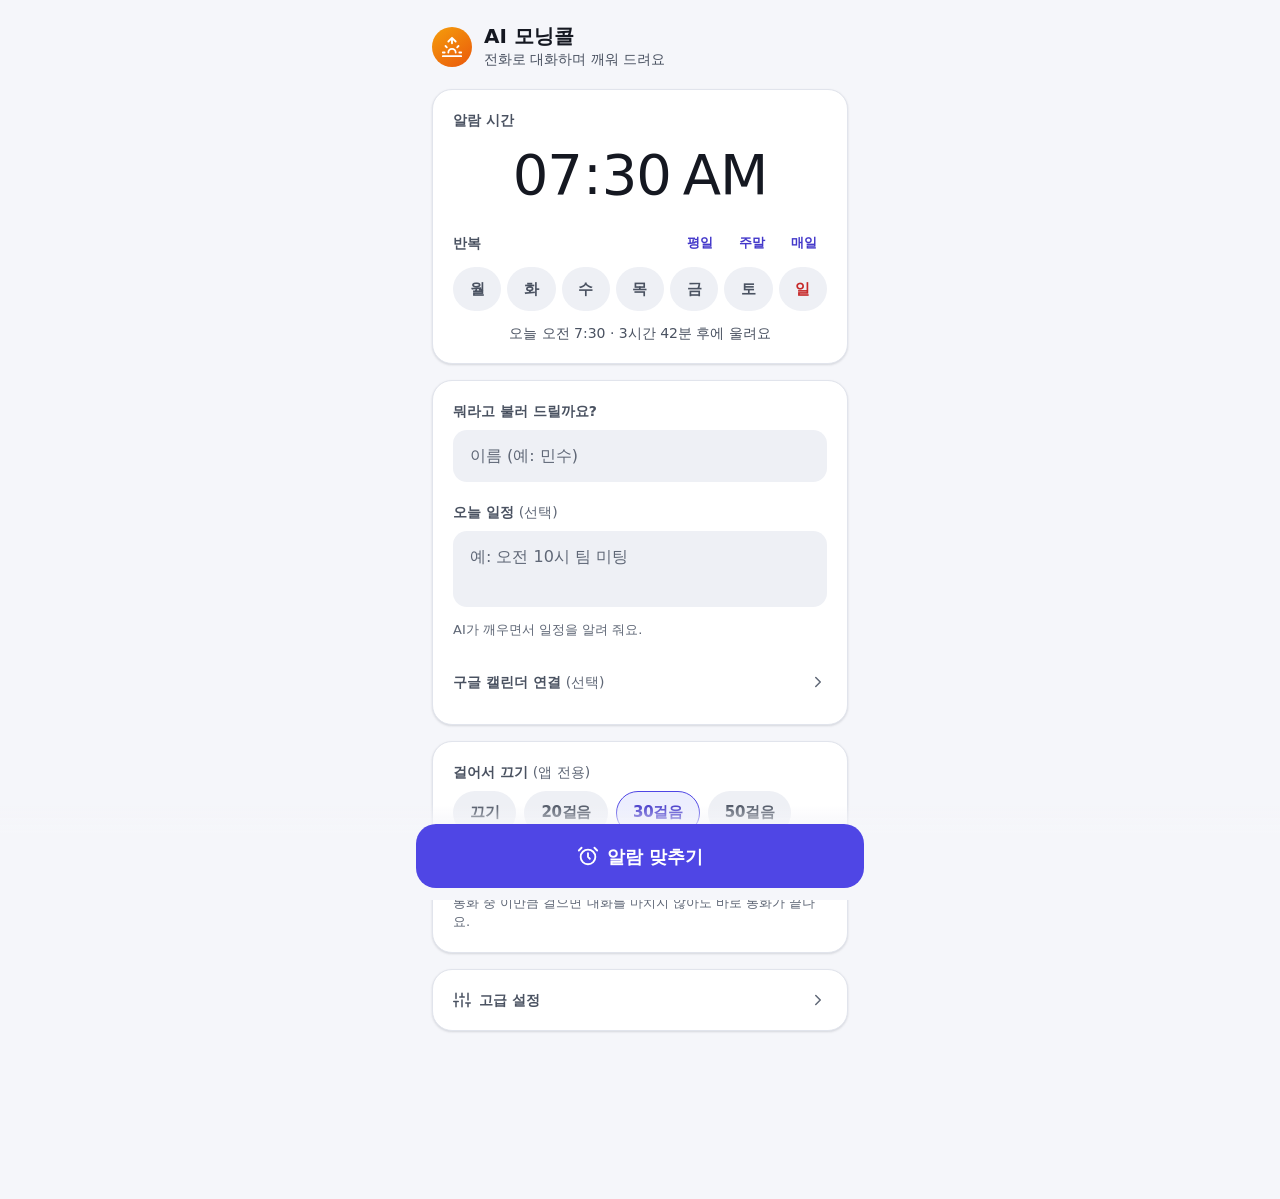
<file: static/index.html>
<!DOCTYPE html>
<html lang="ko">
<head>
  <meta charset="UTF-8">
  <meta name="viewport" content="width=device-width, initial-scale=1.0, viewport-fit=cover">
  <meta name="color-scheme" content="light dark">
  <title>AI 모닝콜</title>
  <!-- 앱을 열 때마다 인터넷에서 받지 않도록 Tailwind는 미리 만든 CSS를, 글꼴은 기기에 있는 것을 쓴다.
       클래스를 새로 쓰면 tailwind.css를 다시 만들어야 한다 (README의 "화면 스타일을 고쳤을 때") -->
  <link rel="stylesheet" href="tailwind.css">
  <style>
    /* ── 디자인 기준 (근거는 프롬프트-기록.md #38) ─────────────────────────────
       · 폰의 라이트/다크 설정을 그대로 따른다 (NN/g: 사용자 1/3씩 라이트·다크·둘 다)
       · 다크는 순검정 대신 짙은 회색 (Material 다크 테마 권장: 번짐·눈부심이 적다)
       · 모든 글자/배경 조합 대비 4.5:1 이상 (WCAG AA), 누르는 곳은 48px 이상 (Material 48dp, Apple 44pt)
       · 본문 16px, 중요한 숫자는 크게. 막 깬 사람은 판단이 느리므로(수면 관성) 화면마다 할 일 하나만 크게 */
    :root {
      --bg: #f5f6fa; --surface: #ffffff; --surface-2: #eef0f5; --border: #e1e4ec;
      --text: #151821; --text-2: #4a5261; --text-3: #5f6776;
      --primary: #4f46e5; --primary-press: #4338ca; --primary-text: #4338ca; --primary-soft: #eceefe;
      --ok: #15803d; --ok-press: #166534; --danger: #c62828; --danger-press: #a61f1f;
      --warn-text: #92400e; --warn-soft: #fef3c7;
      --sun-1: #f59e0b; --sun-2: #ea580c;
      --bubble-ai: #ffffff; --bubble-me: #4f46e5; --bubble-me-text: #ffffff;
      --shadow: 0 1px 2px rgba(16, 24, 40, .06), 0 1px 3px rgba(16, 24, 40, .08);
    }
    @media (prefers-color-scheme: dark) {
      :root {
        --bg: #0f1115; --surface: #181b22; --surface-2: #232733; --border: #2c313d;
        --text: #eceef3; --text-2: #b3b9c5; --text-3: #9aa1ae;
        --primary: #4f46e5; --primary-press: #5b54ea; --primary-text: #a5b4fc; --primary-soft: #262a4a;
        --warn-text: #fbbf24; --warn-soft: #2d2410;
        --bubble-ai: #232733; --bubble-me: #3f3ab8; --bubble-me-text: #ffffff;
        --shadow: none;
      }
    }

    * { font-family: system-ui, -apple-system, 'Noto Sans KR', 'Malgun Gothic', sans-serif; -webkit-tap-highlight-color: transparent; }
    html, body { background: var(--bg); color: var(--text); }
    body { font-size: 16px; line-height: 1.5; min-height: 100vh; }
    .hidden { display: none !important; }
    .num { font-variant-numeric: tabular-nums; letter-spacing: -0.02em; }
    .ic { width: 22px; height: 22px; flex: none; fill: none; stroke: currentColor; stroke-width: 2; stroke-linecap: round; stroke-linejoin: round; }
    .ic-sm { width: 18px; height: 18px; }
    .ic-lg { width: 28px; height: 28px; }

    .t2 { color: var(--text-2); }
    .t3 { color: var(--text-3); }
    .tp { color: var(--primary-text); }

    /* 카드·입력 */
    .card { background: var(--surface); border: 1px solid var(--border); border-radius: 20px; box-shadow: var(--shadow); }
    .label { display: block; font-size: 14px; font-weight: 600; color: var(--text-2); margin-bottom: 8px; }
    .label .opt { font-weight: 400; color: var(--text-3); }
    .help { font-size: 13px; color: var(--text-3); margin-top: 6px; line-height: 1.5; }
    .field { width: 100%; min-height: 52px; background: var(--surface-2); color: var(--text); border: 1.5px solid transparent;
             border-radius: 14px; padding: 13px 16px; font-size: 16px; transition: border-color .15s, background .15s; }
    .field::placeholder { color: var(--text-3); opacity: 1; }
    .field:focus { outline: none; border-color: var(--primary); background: var(--surface); }
    textarea.field { resize: none; }
    select.field { appearance: auto; }

    /* 알람 시간: 설정 화면의 주인공 */
    .time-field { width: 100%; background: transparent; border: none; color: var(--text); text-align: center;
                  font-size: 56px; font-weight: 300; line-height: 1.1; padding: 4px 0; min-height: 72px; }
    .time-field:focus { outline: none; }
    .time-field::-webkit-datetime-edit { padding: 0; }
    .time-field::-webkit-calendar-picker-indicator { display: none; }
    .time-wrap { border-radius: 16px; transition: background .15s; }
    .time-wrap:focus-within { background: var(--primary-soft); }

    /* 걸음 목표 칩 */
    .chips { display: flex; gap: 8px; flex-wrap: wrap; }
    .chip { min-height: 44px; min-width: 56px; padding: 0 16px; border-radius: 999px; font-size: 15px; font-weight: 600;
            background: var(--surface-2); color: var(--text-2); border: 1.5px solid transparent; }
    .chip[aria-pressed="true"] { background: var(--primary-soft); color: var(--primary-text); border-color: var(--primary); }
    /* 반복 요일: 7개가 한 줄에 들어가도록 칸을 나눠 쓴다 (높이 44px) */
    .day-chip { flex: 1; min-width: 0; height: 44px; border-radius: 999px; font-size: 15px; font-weight: 600;
                background: var(--surface-2); color: var(--text-2); border: 1.5px solid transparent; }
    .day-chip.sun:not([aria-pressed="true"]) { color: var(--danger); }
    .day-chip[aria-pressed="true"] { background: var(--primary); color: #fff; }
    .day-preset { min-height: 32px; padding: 0 10px; border-radius: 999px; font-size: 13px; font-weight: 600; color: var(--primary-text); }
    .day-preset:active { background: var(--primary-soft); }
    @media (prefers-color-scheme: dark) { .day-chip.sun:not([aria-pressed="true"]) { color: #f87171; } }

    /* 버튼 */
    .btn { display: inline-flex; align-items: center; justify-content: center; gap: 8px; min-height: 52px; padding: 0 20px;
           border-radius: 16px; font-size: 16px; font-weight: 600; transition: background .15s, transform .1s; user-select: none; }
    .btn:active { transform: scale(.98); }
    .btn-primary { background: var(--primary); color: #fff; }
    .btn-primary:active { background: var(--primary-press); }
    .btn-secondary { background: var(--surface-2); color: var(--text); }
    .btn-ghost { background: transparent; color: var(--text-2); }
    .btn-ok { background: var(--ok); color: #fff; }
    .btn-ok:active { background: var(--ok-press); }
    .btn-danger { background: var(--danger); color: #fff; }
    .btn-danger:active { background: var(--danger-press); }
    .btn-lg { min-height: 64px; font-size: 18px; border-radius: 20px; }
    .btn:disabled { opacity: .5; transform: none; }
    .btn-small { min-height: 44px; padding: 0 14px; font-size: 14px; border-radius: 12px; }

    details > summary { list-style: none; cursor: pointer; }
    details > summary::-webkit-details-marker { display: none; }
    details > summary .chev { transition: transform .2s; }
    details[open] > summary .chev { transform: rotate(90deg); }

    .notice-error { background: #fde8e8; color: #9b1c1c; border-radius: 14px; padding: 12px 16px; font-size: 15px; }
    @media (prefers-color-scheme: dark) { .notice-error { background: #3b1518; color: #fca5a5; } }

    /* 아래에 붙는 주 버튼 (엄지가 닿는 곳) */
    .bottom-bar { position: fixed; left: 0; right: 0; bottom: 0; padding: 12px 16px calc(12px + env(safe-area-inset-bottom));
                  background: linear-gradient(to top, var(--bg) 70%, transparent); }

    /* AI 아바타: 해 뜨는 느낌의 따뜻한 원 */
    .avatar { border-radius: 999px; background: linear-gradient(145deg, var(--sun-1), var(--sun-2)); color: #fff;
              display: flex; align-items: center; justify-content: center; flex: none; }

    /* 통화 */
    .bubble { max-width: 82%; border-radius: 20px; padding: 12px 16px; font-size: 16px; line-height: 1.6; white-space: pre-line; word-break: keep-all; overflow-wrap: anywhere; }
    .bubble-ai { background: var(--bubble-ai); color: var(--text); border: 1px solid var(--border); border-top-left-radius: 6px; }
    .bubble-me { background: var(--bubble-me); color: var(--bubble-me-text); border-top-right-radius: 6px; }
    .chat-notice { text-align: center; font-size: 13px; color: var(--text-3); }
    .stage-seg { flex: 1; height: 6px; border-radius: 999px; background: var(--surface-2); transition: background .3s; }
    .stage-seg.on { background: var(--primary); }
    .bar { height: 8px; border-radius: 999px; background: var(--surface-2); overflow: hidden; }
    .bar > div { height: 100%; border-radius: 999px; background: var(--ok); transition: width .4s; }
    .status-pill { display: none; align-items: center; justify-content: center; gap: 10px; font-size: 15px; font-weight: 600; }
    #status-listening { color: var(--ok); }
    @media (prefers-color-scheme: dark) { #status-listening { color: #4ade80; } }
    #status-thinking, #status-speaking { color: var(--primary-text); }
    .mic-btn.is-listening { background: var(--ok); color: #fff; }
    .mic-btn .rec-dot { display: none; width: 10px; height: 10px; border-radius: 999px; background: #fff; animation: blink 1.2s ease-in-out infinite; }
    .mic-btn.is-listening .rec-dot { display: inline-block; }
    .mic-btn.is-listening .ic { display: none; }

    /* 움직임 (움직임 줄이기 설정을 켠 사람에게는 끈다) */
    @keyframes pulse-ring { 0% { transform: scale(1); opacity: .5; } 100% { transform: scale(1.7); opacity: 0; } }
    @keyframes shake { 0%,100% { transform: rotate(-8deg); } 50% { transform: rotate(8deg); } }
    @keyframes wave { 0%,100% { transform: scaleY(.4); } 50% { transform: scaleY(1); } }
    @keyframes blink { 0%,100% { opacity: 1; } 50% { opacity: .3; } }
    @keyframes rise { from { transform: translateY(12px); opacity: 0; } to { transform: none; opacity: 1; } }
    .pulse-ring { position: absolute; inset: 0; border-radius: 999px; background: var(--sun-2); opacity: 0; animation: pulse-ring 2s ease-out infinite; }
    .pulse-ring.d2 { animation-delay: .66s; } .pulse-ring.d3 { animation-delay: 1.33s; }
    .ring-anim { animation: shake .4s ease-in-out infinite; }
    .wave-bar { width: 4px; height: 16px; border-radius: 999px; background: currentColor; animation: wave 1s ease-in-out infinite; }
    .wave-bar:nth-child(2) { animation-delay: .15s; } .wave-bar:nth-child(3) { animation-delay: .3s; } .wave-bar:nth-child(4) { animation-delay: .45s; }
    .live-dot { width: 10px; height: 10px; border-radius: 999px; background: currentColor; animation: blink 1.2s ease-in-out infinite; }
    .rise { animation: rise .5s ease-out both; }
    @media (prefers-reduced-motion: reduce) {
      .pulse-ring, .ring-anim, .wave-bar, .live-dot, .rise, .rec-dot { animation: none !important; }
      .pulse-ring { opacity: 0 !important; }
    }

    .chat-scroll { scrollbar-width: thin; scrollbar-color: var(--border) transparent; }
    .chat-scroll::-webkit-scrollbar { width: 4px; }
    .chat-scroll::-webkit-scrollbar-thumb { background: var(--border); border-radius: 4px; }
    .safe-top { padding-top: max(16px, env(safe-area-inset-top)); }
    .safe-bottom { padding-bottom: max(16px, env(safe-area-inset-bottom)); }
  </style>
</head>
<body>

<!-- 아이콘 (선 아이콘 한 벌. 이모지는 기기마다 모양이 달라 화면 조작용 아이콘에는 쓰지 않는다) -->
<svg width="0" height="0" style="position:absolute" aria-hidden="true">
  <symbol id="i-phone" viewBox="0 0 24 24"><path d="M22 16.92v3a2 2 0 0 1-2.18 2 19.79 19.79 0 0 1-8.63-3.07 19.5 19.5 0 0 1-6-6 19.79 19.79 0 0 1-3.07-8.67A2 2 0 0 1 4.11 2h3a2 2 0 0 1 2 1.72c.13.96.36 1.9.7 2.81a2 2 0 0 1-.45 2.11L8.09 9.91a16 16 0 0 0 6 6l1.27-1.27a2 2 0 0 1 2.11-.45c.91.34 1.85.57 2.81.7A2 2 0 0 1 22 16.92z"/></symbol>
  <symbol id="i-mic" viewBox="0 0 24 24"><rect x="9" y="2" width="6" height="12" rx="3"/><path d="M19 10v2a7 7 0 0 1-14 0v-2M12 19v3"/></symbol>
  <symbol id="i-keyboard" viewBox="0 0 24 24"><rect x="2" y="5" width="20" height="14" rx="2"/><path d="M6 9h.01M10 9h.01M14 9h.01M18 9h.01M6 13h.01M18 13h.01M8 16h8"/></symbol>
  <symbol id="i-alarm" viewBox="0 0 24 24"><circle cx="12" cy="13" r="8"/><path d="M12 9v4l2 2M5 3 2 6M22 6l-3-3"/></symbol>
  <symbol id="i-user" viewBox="0 0 24 24"><circle cx="12" cy="8" r="4"/><path d="M4 21a8 8 0 0 1 16 0"/></symbol>
  <symbol id="i-calendar" viewBox="0 0 24 24"><rect x="3" y="4" width="18" height="18" rx="2"/><path d="M16 2v4M8 2v4M3 10h18"/></symbol>
  <symbol id="i-cloud" viewBox="0 0 24 24"><path d="M17.5 19H9a7 7 0 1 1 6.71-9h1.79a4.5 4.5 0 1 1 0 9Z"/></symbol>
  <symbol id="i-steps" viewBox="0 0 24 24"><path d="M4 16v-2.38C4 11.5 2.97 10.5 3 8c.03-2.72 1.49-6 4.5-6C9.37 2 10 3.8 10 5.5c0 3.11-2 5.66-2 8.68V16a2 2 0 1 1-4 0ZM20 20v-2.38c0-2.12 1.03-3.12 1-5.62-.03-2.72-1.49-6-4.5-6C14.63 6 14 7.8 14 9.5c0 3.11 2 5.66 2 8.68V20a2 2 0 1 0 4 0ZM16 17h4M4 13h4"/></symbol>
  <symbol id="i-sun" viewBox="0 0 24 24"><circle cx="12" cy="12" r="4"/><path d="M12 2v2M12 20v2M4.93 4.93l1.41 1.41M17.66 17.66l1.41 1.41M2 12h2M20 12h2M6.34 17.66l-1.41 1.41M19.07 4.93l-1.41 1.41"/></symbol>
  <symbol id="i-sunrise" viewBox="0 0 24 24"><path d="M12 2v6M4.93 10.93l1.41 1.41M2 18h2M20 18h2M19.07 10.93l-1.41 1.41M22 22H2M16 18a4 4 0 0 0-8 0M8 6l4-4 4 4"/></symbol>
  <symbol id="i-back" viewBox="0 0 24 24"><path d="M15 18l-6-6 6-6"/></symbol>
  <symbol id="i-chev" viewBox="0 0 24 24"><path d="M9 18l6-6-6-6"/></symbol>
  <symbol id="i-play" viewBox="0 0 24 24"><path d="M7 4l13 8-13 8z"/></symbol>
  <symbol id="i-send" viewBox="0 0 24 24"><path d="M22 2 11 13M22 2l-7 20-4-9-9-4 20-7z"/></symbol>
  <symbol id="i-chip" viewBox="0 0 24 24"><rect x="5" y="2" width="14" height="20" rx="2"/><path d="M12 18h.01"/></symbol>
  <symbol id="i-settings" viewBox="0 0 24 24"><path d="M4 21v-7M4 10V3M12 21v-9M12 8V3M20 21v-5M20 12V3M1 14h6M9 8h6M17 16h6"/></symbol>
</svg>

<!-- ===== VIEW: SETUP ===== -->
<div id="view-setup" class="min-h-screen safe-top" style="padding-bottom: 168px">
  <div class="w-full max-w-md mx-auto px-4 space-y-4">
    <!-- 머리말: 짧게. 화면의 주인공은 알람 시간이다 -->
    <div class="flex items-center gap-3 pt-2 pb-1">
      <div class="avatar" style="width:40px;height:40px"><svg class="ic"><use href="#i-sunrise"/></svg></div>
      <div>
        <h1 class="text-xl font-bold leading-tight">AI 모닝콜</h1>
        <p class="text-sm t2">전화로 대화하며 깨워 드려요</p>
      </div>
    </div>

    <!-- 알람 시간 (가장 먼저, 가장 크게) -->
    <div class="card p-5">
      <label for="inp-time" class="label">알람 시간</label>
      <div class="time-wrap" onclick="openTimePicker()">
        <input id="inp-time" type="time" value="07:30" class="time-field num" oninput="updateTimeHint()"/>
      </div>
      <!-- 반복 요일: 아무것도 고르지 않으면 한 번만 울린다 (삼성·구글 시계와 같은 방식) -->
      <div class="flex items-center justify-between mt-4 mb-2">
        <span class="text-sm font-semibold t2">반복</span>
        <div class="flex gap-1.5">
          <button type="button" class="day-preset" onclick="setDays([1,2,3,4,5])">평일</button>
          <button type="button" class="day-preset" onclick="setDays([0,6])">주말</button>
          <button type="button" class="day-preset" onclick="setDays([0,1,2,3,4,5,6])">매일</button>
        </div>
      </div>
      <div id="day-chips" class="flex gap-1.5" role="group" aria-label="반복 요일"></div>
      <input id="inp-days" type="hidden" value=""/>
      <p id="setup-time-hint" class="text-center text-sm t2 mt-3"></p>
    </div>

    <!-- 폰 AI (앱 전용): 모델을 받아 두면 PC 서버·인터넷이 꺼져 있어도 폰 안에서 통화한다 -->
    <div id="phone-ai" class="hidden card p-4 space-y-3">
      <div class="flex items-center gap-3">
        <div class="flex items-center justify-center rounded-xl tp" style="width:40px;height:40px;background:var(--primary-soft)"><svg class="ic"><use href="#i-chip"/></svg></div>
        <div class="flex-1 min-w-0">
          <div class="text-sm font-semibold">폰 AI <span class="t3 font-normal">· Gemma 4 E2B</span></div>
          <div id="phone-ai-status" class="text-sm t2">확인 중…</div>
        </div>
        <button id="phone-ai-btn" onclick="PhoneAI.download()" class="hidden btn btn-primary btn-small">받기</button>
      </div>
      <div id="phone-ai-bar" class="hidden bar"><div id="phone-ai-fill" style="width:0%;background:var(--primary)"></div></div>
    </div>

    <!-- 깨울 때 쓰는 정보 -->
    <div class="card p-5 space-y-5">
      <div>
        <label for="inp-name" class="label">뭐라고 불러 드릴까요?</label>
        <input id="inp-name" type="text" placeholder="이름 (예: 민수)" value="" autocomplete="given-name" class="field"/>
      </div>
      <div>
        <label for="inp-schedule" class="label">오늘 일정 <span class="opt">(선택)</span></label>
        <textarea id="inp-schedule" rows="2" placeholder="예: 오전 10시 팀 미팅" class="field"></textarea>
        <p class="help">AI가 깨우면서 일정을 알려 줘요.</p>
      </div>
      <!-- Google Calendar: 알람이 울릴 때 그날 일정을 읽어 위 일정에 더한다 -->
      <details id="ical-details">
        <summary class="flex items-center justify-between" style="min-height:44px">
          <span class="text-sm font-semibold t2">구글 캘린더 연결 <span class="t3 font-normal">(선택)</span></span>
          <svg class="ic ic-sm t3 chev"><use href="#i-chev"/></svg>
        </summary>
        <div class="pt-2">
          <input id="inp-ical" type="url" placeholder="비공개 주소(iCal 형식) 붙여 넣기" class="field"/>
          <p class="help">PC에서 구글 캘린더 → 설정(톱니바퀴) → 왼쪽 '내 캘린더의 설정'에서 캘린더 선택 → '캘린더 통합'의 <b>비공개 주소(iCal 형식)</b>를 복사하세요. 알람이 울릴 때 그날 일정을 읽어 AI가 깨우면서 말해 줍니다.</p>
          <p class="help">이 주소를 아는 사람은 누구나 일정을 볼 수 있으니 다른 사람에게 보여 주지 마세요.</p>
        </div>
      </details>
    </div>

    <!-- 걸어서 끄기: 통화 중 이만큼 걸으면 바로 통화가 끝난다 (걸음은 안드로이드 앱에서만 셀 수 있다) -->
    <div class="card p-5">
      <div class="label">걸어서 끄기 <span class="opt">(앱 전용)</span></div>
      <div id="step-chips" class="chips" role="group" aria-label="목표 걸음 수"></div>
      <input id="inp-steps" type="hidden" value="30"/>
      <p class="help">통화 중 이만큼 걸으면 대화를 마치지 않아도 바로 통화가 끝나요.</p>
    </div>

    <!-- 고급 설정: 처음 쓰는 사람은 볼 필요가 없는 것들 -->
    <details id="advanced" class="card px-5 py-1">
      <summary class="flex items-center justify-between" style="min-height:52px">
        <span class="flex items-center gap-2 text-sm font-semibold t2"><svg class="ic ic-sm"><use href="#i-settings"/></svg>고급 설정</span>
        <svg class="ic ic-sm t3 chev"><use href="#i-chev"/></svg>
      </summary>
      <div class="space-y-4 pb-4 pt-1">
        <!-- PC 서버의 Ollama 안내 (앱에서는 폰 AI를 쓰므로 숨긴다) -->
        <div id="server-ai" class="text-sm t2">PC의 Ollama 로컬 AI를 써요 · API 키·인터넷 없이 무료</div>
        <!-- Model selector (PC 서버의 Ollama 모델. 앱에서는 폰 AI를 쓰므로 숨긴다) -->
        <div id="model-field">
          <label for="inp-model" class="label">AI 모델</label>
          <select id="inp-model" class="field">
            <option value="gemma3:4b">gemma3:4b (권장 · 자연스러운 대화 · 3.3GB)</option>
            <option value="exaone3.5:2.4b">exaone3.5:2.4b (빠름 · 한국어 특화 · 1.6GB)</option>
            <option value="qwen2.5:3b">qwen2.5:3b (2GB)</option>
            <option value="llama3.2">llama3.2 (2GB)</option>
          </select>
          <p class="help">모델이 없으면 터미널에서: <span class="tp" style="font-family:monospace">ollama pull gemma3:4b</span></p>
        </div>
        <!-- Server address (안드로이드 앱에서만 표시). 기본값은 APK를 빌드한 PC 주소라 보통은 바꿀 필요가 없다 -->
        <div id="server-field" class="hidden">
          <label for="inp-server" class="label">PC 서버 <span id="server-current" class="opt" style="font-family:monospace"></span></label>
          <input id="inp-server" type="url" placeholder="비워 두면 기본 주소 사용" class="field"/>
          <p class="help">PC 주소가 바뀌었을 때만 http://주소:8000 형식으로 입력하세요.</p>
        </div>
      </div>
    </details>
  </div>

  <!-- 주 버튼: 화면 아래에 붙어 있어 스크롤하지 않아도 엄지로 누를 수 있다 -->
  <div class="bottom-bar">
    <div class="max-w-md mx-auto space-y-2">
      <div id="setup-error" class="hidden notice-error"></div>
      <button onclick="startAlarm()" class="btn btn-primary btn-lg w-full">
        <svg class="ic"><use href="#i-alarm"/></svg>알람 맞추기
      </button>
    </div>
  </div>
</div>

<!-- ===== VIEW: STANDBY ===== -->
<!-- 보통 잠들기 전에 보는 화면이라 밝은 색 면을 줄이고, 알람 시각을 가장 크게 보여 준다 -->
<div id="view-standby" class="hidden min-h-screen flex flex-col safe-top safe-bottom px-4">
  <div class="w-full max-w-md mx-auto flex-1 flex flex-col">
    <div class="text-center pt-4">
      <div id="clock-display" class="text-2xl font-semibold num t2">00:00</div>
      <div id="date-display" class="text-sm t3"></div>
    </div>

    <div class="flex-1 flex flex-col items-center justify-center text-center py-8">
      <div class="flex items-center gap-2 text-sm font-semibold tp mb-2"><svg class="ic ic-sm"><use href="#i-alarm"/></svg>알람 · <span id="alarm-repeat">한 번만</span></div>
      <div id="alarm-time-display" class="num" style="font-size:72px;font-weight:300;line-height:1">-</div>
      <div id="countdown-display" class="text-base t2 mt-3">-</div>
    </div>

    <div class="card p-4 space-y-3 mb-4">
      <div class="flex items-center gap-3"><svg class="ic t3"><use href="#i-user"/></svg><span id="sb-name">-</span></div>
      <div class="flex items-start gap-3"><svg class="ic t3"><use href="#i-calendar"/></svg><span id="sb-schedule" class="t2">일정 없음</span></div>
      <div class="flex items-start gap-3"><svg class="ic t3"><use href="#i-cloud"/></svg><span id="sb-weather" class="t2">날씨 불러오는 중...</span></div>
    </div>

    <div class="flex gap-3">
      <button onclick="showView('setup')" class="btn btn-secondary flex-1"><svg class="ic ic-sm"><use href="#i-back"/></svg>설정 바꾸기</button>
      <button onclick="triggerAlarm()" class="btn btn-secondary flex-1"><svg class="ic ic-sm" style="fill:currentColor;stroke:none"><use href="#i-play"/></svg>지금 울려 보기</button>
    </div>
    <button onclick="resetApp()" class="btn btn-ghost w-full mt-1">알람 끄기</button>
  </div>
</div>

<!-- ===== VIEW: RINGING ===== -->
<!-- 막 깬 사람이 볼 화면: 지금 시각을 크게, 할 일(전화 받기)은 하나만 크게. 스누즈는 작게 따로 둬서 잘못 누르기 어렵게 한다.
     좌우 버튼 배치는 삼성(받기 왼쪽)과 아이폰(받기 오른쪽)이 반대라, 위아래로 쌓아 헷갈리지 않게 한다 -->
<div id="view-ringing" class="hidden min-h-screen flex flex-col safe-top safe-bottom px-6">
  <div class="w-full max-w-md mx-auto flex-1 flex flex-col">
    <div class="text-center pt-8">
      <div id="ring-clock" class="num" style="font-size:64px;font-weight:300;line-height:1.1">--:--</div>
      <div id="ring-date" class="text-base t2 mt-1"></div>
    </div>

    <div class="flex-1 flex flex-col items-center justify-center">
      <div class="relative" style="width:128px;height:128px;margin-bottom:56px">
        <div class="pulse-ring"></div><div class="pulse-ring d2"></div><div class="pulse-ring d3"></div>
        <div class="avatar relative" style="width:128px;height:128px"><svg class="ic ring-anim" style="width:56px;height:56px"><use href="#i-sunrise"/></svg></div>
      </div>
      <div class="text-2xl font-bold">AI 모닝콜</div>
      <div class="text-base t2 mt-1">전화가 왔어요. 받으면 깨워 드릴게요</div>
    </div>

    <div class="space-y-2 pb-2">
      <button onclick="acceptCall()" class="btn btn-ok btn-lg w-full" style="min-height:72px;font-size:20px">
        <svg class="ic ic-lg"><use href="#i-phone"/></svg>전화 받기
      </button>
      <button onclick="declineCall()" class="btn btn-ghost w-full">5분 뒤에 다시 울리기</button>
    </div>
  </div>
</div>

<!-- ===== VIEW: CALL ===== -->
<div id="view-call" class="hidden flex flex-col" style="height:100vh;height:100dvh">
  <!-- Header -->
  <div class="safe-top px-4 pb-3" style="border-bottom:1px solid var(--border);background:var(--bg)">
    <div class="flex items-center gap-3">
      <div class="avatar" style="width:44px;height:44px"><svg class="ic"><use href="#i-sunrise"/></svg></div>
      <div class="flex-1 min-w-0">
        <div class="font-semibold">AI 모닝콜</div>
        <div class="text-sm t2">통화 중 · <span id="call-timer" class="num">00:00</span></div>
      </div>
    </div>
    <!-- 대화 단계 (0 기상 확인 → 4 마무리) -->
    <div class="mt-3">
      <div class="flex items-center justify-between t3 mb-1.5" style="font-size:13px"><span>깨우기 진행</span><span id="stage-label">1/5</span></div>
      <div class="flex gap-1.5">
        <div id="lvl-0" class="stage-seg on"></div><div id="lvl-1" class="stage-seg"></div><div id="lvl-2" class="stage-seg"></div>
        <div id="lvl-3" class="stage-seg"></div><div id="lvl-4" class="stage-seg"></div>
      </div>
    </div>
    <!-- 걸음 목표: 이 앱의 핵심 장치라 숫자를 크게 보여 준다 -->
    <div id="call-steps" class="hidden mt-3 card p-3">
      <div class="flex items-center gap-2 mb-2">
        <svg class="ic" style="color:var(--ok)"><use href="#i-steps"/></svg>
        <span class="text-sm t2 flex-1">걸으면 통화가 끝나요</span>
        <span class="num font-bold text-lg"><span id="steps-now">0</span><span class="t3 font-normal text-base"> / <span id="steps-goal">0</span>걸음</span></span>
      </div>
      <div class="bar"><div id="steps-fill" style="width:0%"></div></div>
    </div>
  </div>

  <!-- Conversation -->
  <div id="chat-messages" class="flex-1 overflow-y-auto px-4 py-4 space-y-3 chat-scroll" aria-live="polite">
    <!-- Messages injected by JS -->
  </div>

  <!-- Status indicator -->
  <div id="status-area" class="px-4 py-2" style="min-height:40px">
    <div id="status-thinking" class="status-pill">
      <div class="flex gap-1"><div class="wave-bar"></div><div class="wave-bar"></div><div class="wave-bar"></div><div class="wave-bar"></div></div>
      <span>생각하는 중…</span>
    </div>
    <div id="status-listening" class="status-pill">
      <div class="live-dot"></div><span>듣고 있어요 · 말씀하세요</span>
    </div>
    <div id="status-speaking" class="status-pill">
      <div class="flex gap-1"><div class="wave-bar"></div><div class="wave-bar"></div><div class="wave-bar"></div><div class="wave-bar"></div></div>
      <span>말하는 중…</span>
    </div>
  </div>

  <!-- Text input fallback -->
  <div class="px-4 pb-2">
    <div id="text-input-area" class="hidden flex gap-2">
      <input id="text-input" type="text" placeholder="말하기 대신 입력하세요" class="field flex-1"
        onkeydown="if(event.key==='Enter') sendTextMessage()"/>
      <button onclick="sendTextMessage()" class="btn btn-primary" style="min-width:56px;padding:0" aria-label="보내기"><svg class="ic"><use href="#i-send"/></svg></button>
    </div>
  </div>

  <!-- Footer -->
  <div class="px-4 pt-2 safe-bottom" style="border-top:1px solid var(--border);background:var(--bg)">
    <div class="flex gap-3">
      <button id="btn-mic" onclick="toggleMic()" class="btn btn-secondary mic-btn flex-1" style="min-height:56px">
        <svg class="ic"><use href="#i-mic"/></svg><span class="rec-dot"></span>
        <span id="mic-label">말하기</span>
      </button>
      <button onclick="toggleTextInput()" class="btn btn-secondary" style="min-height:56px;min-width:56px;padding:0" aria-label="글자로 입력" title="글자로 입력">
        <svg class="ic"><use href="#i-keyboard"/></svg>
      </button>
    </div>
    <!-- 통화 종료: 다 일어났다고 판단되기 전에는 버튼 대신 안내만 보여 준다 (회색 비활성 버튼은 왜 안 눌리는지 알 수 없다) -->
    <p id="end-hint" class="text-center text-sm t3 pt-3">완전히 일어나면 통화를 끝낼 수 있어요</p>
    <button id="btn-end-call" onclick="endCall()" class="hidden btn btn-danger w-full mt-3" style="min-height:56px">
      <svg class="ic" style="transform:rotate(135deg)"><use href="#i-phone"/></svg>통화 끝내기
    </button>
  </div>
</div>

<!-- ===== VIEW: DONE ===== -->
<div id="view-done" class="hidden min-h-screen flex flex-col safe-top safe-bottom px-6">
  <div class="w-full max-w-md mx-auto flex-1 flex flex-col items-center justify-center text-center rise">
    <div class="avatar mb-6" style="width:96px;height:96px"><svg class="ic" style="width:48px;height:48px"><use href="#i-sun"/></svg></div>
    <h2 class="text-3xl font-bold mb-2">좋은 하루 되세요!</h2>
    <p id="done-time" class="text-lg font-semibold tp"></p>
    <p id="done-stats" class="text-base t2 mt-1"></p>
  </div>
  <div class="w-full max-w-md mx-auto pb-2">
    <!-- 반복 알람이면 다음 알람을 그대로 두고 대기 화면으로, 한 번 알람이면 새로 맞추러 간다 -->
    <button id="btn-done" onclick="afterDone()" class="btn btn-primary btn-lg w-full">새 알람 맞추기</button>
  </div>
</div>

<script>
// ─── State ────────────────────────────────────────────────────────────────────
const S = {
  model: 'llama3.2', userName: '', schedule: '', alarmTime: '',
  weatherInfo: '', conversationHistory: [],
  conversationLevel: 0, alarmCanEnd: false,
  recognition: null, isSpeaking: false, isListening: false,
  callStartTime: null, callTimerInterval: null,
  alarmCheckInterval: null, clockInterval: null,
  ringInterval: null, audioCtx: null,
  utteranceSeq: 0, utteranceCallbacks: {},
  weatherPromise: null, initialPromise: null,
};

// ─── Android 앱 연동 ──────────────────────────────────────────────────────────
// 안드로이드 앱(WebView) 안에서는 MorningCallApp 브리지로 알람·벨소리·음성을 네이티브로 처리한다.
// 브리지가 없으면(일반 브라우저) 기존처럼 웹 API를 쓴다.
const NATIVE = window.MorningCallApp || null;
const SILENT_MESSAGE = '(대답 없음)';  // 서버가 "말이 없음"으로 인식하는 약속된 메시지
const MAX_SILENT_NUDGES = 5;           // 대답이 없을 때 AI가 다시 깨우는 최대 횟수
// 대화 단계: 0 기상 확인, 1 일정, 2 날씨·침대, 3 날씨 퀴즈, 4 마무리 (main.py와 같다)
const LAST_STAGE = 4;

function apiUrl(path) {
  return (NATIVE ? NATIVE.getServerUrl().replace(/\/+$/, '') : '') + path;
}

// 서버를 ngrok 무료 주소로 공개하면 브라우저(WebView) 요청에 경고 페이지를 대신 돌려준다. 이 헤더가 있으면 건너뛴다
const API_HEADERS = { 'ngrok-skip-browser-warning': '1' };

// ─── 폰 AI (앱 전용) ───────────────────────────────────────────────────────────
// 앱에 Gemma 모델을 받아 두면 대화를 폰 안에서 처리한다 (서버와 같은 대화 엔진 engine/dialog.py를
// engine/phone.py로 부르고, AI만 폰의 Gemma를 쓴다). 그래서 PC 서버·와이파이가 꺼져 있어도 깨울 수 있다.
// 모델을 아직 받지 않았으면 예전처럼 PC 서버를 쓴다. 주고받는 이벤트 형식은 서버와 같다.
const PhoneAI = {
  handlers: {}, seq: 0,
  supported() { return !!(NATIVE && NATIVE.aiStatus); },
  status() { return this.supported() ? NATIVE.aiStatus() : 'none'; },
  // 받아 두었으면 폰에서 처리한다. 올리는 중이면 폰(PhoneAi.kt)이 다 올릴 때까지 기다렸다가 답한다
  usable() { return ['downloaded', 'loading', 'ready'].includes(this.status()); },
  download() { NATIVE.aiDownload(); },

  // 결과 이벤트는 window.onNativeAi(id, JSON)로 하나씩 온다
  request(kind, payload, onEvent) {
    const id = `ai${++this.seq}`;
    this.handlers[id] = onEvent;
    NATIVE.aiRequest(id, kind, JSON.stringify(payload));
    return id;
  },
  cancel(id) {
    delete this.handlers[id];
    NATIVE.aiCancel(id);
  },
  initial(payload) {
    return new Promise((resolve, reject) => this.request('initial', payload, (ev) => {
      if (ev.type === 'error') reject(new Error(ev.detail));
      else resolve({ message: ev.message, user_content: ev.user_content });
    }));
  },
  // 서버의 /api/chat/stream과 같다: meta → sentence… → done. 끝나면 resolve, 실패하면 reject
  chat(payload, signal, onEvent) {
    return new Promise((resolve, reject) => {
      const id = this.request('chat', payload, (ev) => {
        if (ev.type === 'done') { delete this.handlers[id]; resolve(); return; }
        try { onEvent(ev); } catch (e) { delete this.handlers[id]; reject(e); }
      });
      signal.addEventListener('abort', () => { this.cancel(id); reject(new DOMException('aborted', 'AbortError')); });
    });
  },

  // 설정 화면의 상태 표시
  info() {
    try { return JSON.parse(NATIVE.aiInfo ? NATIVE.aiInfo() : '{}'); } catch { return {}; }
  },
  render(status = this.status(), detail = NATIVE.aiDetail()) {
    const info = this.info();
    const size = info.sizeMb ? `${(info.sizeMb / 1000).toFixed(1)}GB` : '약 2.6GB';
    const metered = !!info.metered;
    const updating = info.progress >= 0;
    let text = {
      none: metered
        ? `⚠️ 지금 모바일 데이터예요. 모델(${size})은 와이파이에서 받는 걸 권해요.`
        : `PC 서버·인터넷 없이도 깨우려면 모델(${size})을 받아 주세요.`,
      downloading: `받는 중… ${detail}% · 끊겨도 다시 누르면 이어서 받아요`,
      verifying: '받은 파일이 온전한지 확인하는 중…',
      downloaded: '준비 중…',
      loading: '모델을 올리는 중… (10초쯤 걸려요)',
      ready: `✅ 폰에서 대화해요 (${detail}). PC 서버가 꺼져 있어도 돼요.`,
      error: `⚠️ ${detail} · 지금은 PC 서버를 써요.`,
    }[status] || status;
    if (status === 'ready' && updating) {
      text += info.progress > 100 ? ' · 새 모델 확인 중…' : ` · 새 모델 받는 중 ${info.progress}%`;
    } else if (status === 'ready' && info.update) {
      text += ` · 🆕 새 모델이 있어요(${size}).`;
    }
    if (status === 'ready' && info.updateError) text += ` · ⚠️ ${info.updateError}`;
    const showBtn = ['none', 'error'].includes(status) || (status === 'ready' && info.update && !updating);
    const btn = document.getElementById('phone-ai-btn');
    btn.classList.toggle('hidden', !showBtn);
    btn.textContent = status === 'ready' ? (metered ? '모바일 데이터로 새 모델 받기' : '새 모델 받기')
      : status === 'error' ? '다시 받기' : (metered ? '모바일 데이터로 받기' : `받기 (${size})`);
    document.getElementById('phone-ai-status').textContent = text;
    const pct = status === 'downloading' ? Number(detail) : (updating && info.progress <= 100 ? info.progress : null);
    document.getElementById('phone-ai-bar').classList.toggle('hidden', pct === null);
    document.getElementById('phone-ai-fill').style.width = `${pct ?? 0}%`;
  },
};
window.onNativeAi = (id, json) => {
  const handler = PhoneAI.handlers[id];
  if (!handler) return;  // 멈춘 대답의 남은 이벤트
  const ev = JSON.parse(json);
  if (ev.type === 'initial' || ev.type === 'error') delete PhoneAI.handlers[id];
  handler(ev);
};
window.onNativeAiStatus = (status, detail) => PhoneAI.render(status, detail);

// ─── 사용자 프로파일 ───────────────────────────────────────────────────────────
// 서버가 지난 아침 기록으로 만든 프로파일(telemetry.py). 폰 AI는 서버 없이도 쓰도록 받아 둔 것을 쓴다
const PROFILE_KEY = 'mc_profile';

async function refreshProfile() {
  try {
    const res = await fetch(apiUrl(`/api/v1/profile/${encodeURIComponent(userId())}`),
                            { headers: API_HEADERS, signal: AbortSignal.timeout(4000) });
    if (res.ok) localStorage.setItem(PROFILE_KEY, JSON.stringify(await res.json()));
  } catch {}  // 서버가 꺼져 있으면 마지막으로 받은 것을 쓴다
}

function savedProfile() {
  try { return JSON.parse(localStorage.getItem(PROFILE_KEY)); } catch { return null; }
}

const END_OF_SPEECH_MS = 800;  // 중간 인식 결과가 이만큼 그대로면 말이 끝난 것으로 본다

// 말하기(TTS)·듣기(STT): 앱에서는 안드로이드 음성 기능, 브라우저에서는 Web Speech API
const Voice = {
  // 말하기 대기열 뒤에 붙인다. 앞 구절을 읽는 동안 다음 구절이 준비돼 끊김 없이 이어진다.
  enqueue(text, onDone) {
    if (NATIVE) {
      const id = String(++S.utteranceSeq);
      S.utteranceCallbacks[id] = onDone;
      NATIVE.speak(text, id);
      return;
    }
    if (!('speechSynthesis' in window)) { onDone(); return; }
    const utter = new SpeechSynthesisUtterance(text);
    utter.lang = 'ko-KR';
    utter.rate = 1.05;
    utter.pitch = 1.1;
    const koVoice = window.speechSynthesis.getVoices().find(v => v.lang.startsWith('ko'));
    if (koVoice) utter.voice = koVoice;
    utter.onend = onDone;
    utter.onerror = onDone;
    window.speechSynthesis.speak(utter);
  },
  stopSpeaking() {
    S.utteranceCallbacks = {};
    if (NATIVE) NATIVE.stopSpeaking();
    else window.speechSynthesis?.cancel();
  },
  canListen() {
    return !!NATIVE || 'SpeechRecognition' in window || 'webkitSpeechRecognition' in window;
  },
  // onResult(텍스트), onError('no-speech' | 'not-allowed' | 'network' | 'error'), onSpeechStart(): 말소리를 처음 들었을 때
  listen(onResult, onError, onSpeechStart = () => {}) {
    if (NATIVE) {
      S.onNativeSpeech = { onResult, onError, onSpeechStart };
      NATIVE.startListening();
      return;
    }
    const SR = window.SpeechRecognition || window.webkitSpeechRecognition;
    S.recognition = new SR();
    S.recognition.lang = 'ko-KR';
    S.recognition.interimResults = true;
    S.recognition.maxAlternatives = 1;
    S.recognition.continuous = false;
    let finished = false;
    let latest = '';
    let quietTimer = null;
    const finish = (fn) => { if (finished) return; finished = true; clearTimeout(quietTimer); fn(); };
    S.recognition.onspeechstart = () => onSpeechStart();
    S.recognition.onresult = (e) => {
      onSpeechStart();  // onspeechstart를 주지 않는 브라우저도 있다 (두 번 불려도 처음 것만 쓴다)
      latest = Array.from(e.results).map(r => r[0].transcript).join('');
      if (e.results[e.results.length - 1].isFinal) { finish(() => onResult(latest)); return; }
      // 중간 결과가 잠시 그대로면 기본 침묵 대기(1~2초)를 기다리지 않고 바로 끝낸다
      clearTimeout(quietTimer);
      quietTimer = setTimeout(() => { try { S.recognition.stop(); } catch (err) {} }, END_OF_SPEECH_MS);
    };
    S.recognition.onerror = (e) => finish(() => onError(e.error));
    // 최종 결과 없이 끝나면 중간 결과를 쓰고, 그것도 없으면 말이 없었던 것으로 본다
    S.recognition.onend = () => finish(() => latest ? onResult(latest) : onError('no-speech'));
    S.recognition.start();
  },
  stopListening() {
    S.onNativeSpeech = null;
    if (NATIVE) { NATIVE.stopListening(); return; }
    if (S.recognition) {
      S.recognition.onresult = S.recognition.onerror = S.recognition.onend = S.recognition.onspeechstart = null;
      try { S.recognition.stop(); } catch (e) {}
    }
  },
};

// 구절들을 차례로 읽고, 응답이 끝났고(close) 대기열도 비면 onEmpty를 한 번 부른다
const SpeechQueue = {
  pending: 0, closed: true, onEmpty: null, generation: 0,
  begin(onEmpty) { this.generation += 1; this.pending = 0; this.closed = false; this.onEmpty = onEmpty; },
  push(text) {
    // 취소된 이전 대기열의 '끝남' 알림이 늦게 와도 지금 대기열 개수에 섞이지 않게 한다
    const generation = this.generation;
    this.pending += 1;
    Voice.enqueue(text, () => {
      if (generation !== this.generation) return;
      this.pending -= 1;
      this.check();
    });
  },
  close() { this.closed = true; this.check(); },
  cancel() { this.generation += 1; this.onEmpty = null; this.pending = 0; Voice.stopSpeaking(); },
  check() {
    if (!this.closed || this.pending > 0 || !this.onEmpty) return;
    const cb = this.onEmpty;
    this.onEmpty = null;
    cb();
  },
};

// 네이티브 → 웹 콜백 (MainActivity가 evaluateJavascript로 호출)
window.onNativeSpeakDone = (id) => {
  const cb = S.utteranceCallbacks[id];
  delete S.utteranceCallbacks[id];
  if (cb) cb();
};
window.onNativeSpeechResult = (text) => {
  const h = S.onNativeSpeech;
  S.onNativeSpeech = null;
  if (h) h.onResult(text);
};
window.onNativeSpeechError = (code) => {
  const h = S.onNativeSpeech;
  S.onNativeSpeech = null;
  if (h) h.onError(code);
};
window.onNativeSpeechStart = () => S.onNativeSpeech?.onSpeechStart();
// 통화 후 행동 측정(WakeMonitor)이 끝났을 때. 앱이 꺼져 있었으면 다음에 켤 때 flushWakeReports가 보낸다
window.onNativeWakeReport = () => flushWakeReports();
// 안드로이드 알람이 울려 앱이 열렸을 때. 앱이 꺼져 있다가 켜졌을 수 있으므로 저장된 설정을 다시 읽는다.
window.onNativeAlarm = () => {
  loadSaved();
  applySettings();
  triggerAlarm();
};

// ─── 텔레메트리 (사용자 데이터 수집) ───────────────────────────────────────────
// 통화가 끝나면 대화 기록과 대답 지연 시간을 보내고(call_end), 그 뒤 5분 동안의 행동을 따로 보낸다(post_wake).
// 둘은 session_id로 묶인다. 전송에 실패하면 저장해 두었다가 앱을 다시 열 때 보낸다. 통화 흐름에는 영향을 주지 않는다.
const TELEMETRY_PATH = '/api/v1/telemetry';
const POST_WAKE_WINDOW_SEC = 300;          // 통화 후 행동을 지켜보는 시간
const TELEMETRY_OUTBOX_KEY = 'mc_telemetry_outbox';
const TELEMETRY_OUTBOX_MAX = 20;

function newId() {
  // randomUUID는 https·localhost에서만 있다 (폰에서 http://PC주소 로 열면 없음)
  return window.crypto?.randomUUID?.() || `${Date.now().toString(36)}-${Math.random().toString(36).slice(2, 10)}`;
}

// 기기마다 한 번 만드는 익명 ID. 이름이 같은 사용자도 프로파일이 섞이지 않는다
function userId() {
  let id = localStorage.getItem('mc_user_id');
  if (!id) { id = newId(); localStorage.setItem('mc_user_id', id); }
  return id;
}

const toSec = (ms) => Math.round(ms / 10) / 100;

function telemetryEnvelope(event, sessionId) {
  return {
    event, user_id: userId(), session_id: sessionId,
    client: NATIVE ? 'android' : 'web',
    sent_at: new Date().toISOString(),
    tz_offset_min: -new Date().getTimezoneOffset(),
  };
}

async function postTelemetry(payload) {
  const res = await fetch(apiUrl(TELEMETRY_PATH), {
    method: 'POST',
    headers: { ...API_HEADERS, 'Content-Type': 'application/json' },
    body: JSON.stringify(payload),
    // 브라우저에서 탭을 닫는 중에도 끝까지 보낸다. 앱(file://)에서는 다른 출처 요청이라 keepalive를 쓰지 않는다
    keepalive: !NATIVE,
  });
  if (!res.ok) {
    const err = new Error(`텔레메트리 전송 실패 (${res.status})`);
    err.status = res.status;
    throw err;
  }
}

function readOutbox() {
  try { return JSON.parse(localStorage.getItem(TELEMETRY_OUTBOX_KEY)) || []; } catch { return []; }
}

function sendTelemetry(payload) {
  return postTelemetry(payload).catch((e) => {
    // 형식 오류(422 등)는 다시 보내도 실패하므로 버린다. 404는 서버가 아직 이 API를 모를 때라 다시 보낸다
    if (e.status && e.status < 500 && e.status !== 404) return;
    const box = readOutbox();
    box.push(payload);
    localStorage.setItem(TELEMETRY_OUTBOX_KEY, JSON.stringify(box.slice(-TELEMETRY_OUTBOX_MAX)));
  });
}

function flushTelemetryOutbox() {
  const box = readOutbox();
  if (!box.length) return;
  localStorage.removeItem(TELEMETRY_OUTBOX_KEY);
  box.forEach(sendTelemetry);
}

// 한 통화의 대화 기록. 대답 지연 시간 = AI가 말을 다 끝낸 시점 ~ 사용자가 말하기 시작한 시점
const CallTelemetry = {
  call: null,
  start() {
    this.call = { session_id: newId(), started: Date.now(), utterances: [], aiDoneAt: null, speechAt: null };
  },
  markAiDone() {
    if (!this.call) return;
    this.call.aiDoneAt = performance.now();
    this.call.speechAt = null;
  },
  markSpeechStart() {
    const c = this.call;
    if (c && c.aiDoneAt != null && c.speechAt == null) c.speechAt = performance.now();
  },
  // input: 'voice' | 'text' | 'silent'. 지연 시간은 음성으로 대답했을 때만 잰다 (입력은 타자 속도가 섞인다)
  record(text, input) {
    const c = this.call;
    if (!c) return;
    const latency = input === 'voice' && c.aiDoneAt != null && c.speechAt != null
      ? toSec(c.speechAt - c.aiDoneAt) : null;
    // 어떤 말투에 어떻게 반응했는지 보려고 직전 AI 말을 같이 남긴다 (서버가 효과적인 톤을 분석할 때 쓴다)
    const aiBefore = [...S.conversationHistory].reverse().find(m => m.role === 'assistant')?.content || '';
    c.utterances.push({
      text: input === 'silent' ? '' : text, input, latency_sec: latency, ai_before: aiBefore,
      stage_before: S.conversationLevel, at_sec: toSec(Date.now() - c.started),
    });
    c.aiDoneAt = c.speechAt = null;
  },
  // endedBy: 'button'(통화 종료 버튼) | 'closed'(통화 중에 앱·탭을 닫음). 보낸 통화의 session_id를 돌려준다
  finish(endedBy) {
    const c = this.call;
    if (!c) return null;
    this.call = null;
    const latencies = c.utterances.map(u => u.latency_sec).filter(v => v != null);
    sendTelemetry({
      ...telemetryEnvelope('call_end', c.session_id),
      user_name: S.userName,
      model: S.callOnPhone ? NATIVE.aiModelName() : S.model,
      alarm_time: localStorage.getItem('mc_time') || S.alarmTime,  // 스누즈로 바뀌기 전 원래 알람 시각
      call: {
        started_at: new Date(c.started).toISOString(),
        ended_at: new Date().toISOString(),
        duration_sec: toSec(Date.now() - c.started),
        ended_by: endedBy,
        reached_end: S.alarmCanEnd,  // AI가 다 일어났다고 판단했는지
        final_stage: S.conversationLevel,
        snooze_count: Number(localStorage.getItem('mc_snooze_count') || 0),
        turn_count: c.utterances.length,
        silent_count: c.utterances.filter(u => u.input === 'silent').length,
        latency_avg_sec: latencies.length ? toSec(latencies.reduce((a, b) => a + b, 0) * 1000 / latencies.length) : null,
        latency_max_sec: latencies.length ? Math.max(...latencies) : null,
        utterances: c.utterances,
      },
    });
    localStorage.removeItem('mc_snooze_count');
    return c.session_id;
  },
};

// 통화 후 행동: 앱에서는 안드로이드가 걸음 수·화면·앱 전환을 재고(WakeMonitor.kt), 브라우저는 탭이 가려진 것만 잰다
function startWakeMonitor(sessionId) {
  if (NATIVE) NATIVE.startWakeMonitor(sessionId, POST_WAKE_WINDOW_SEC);
  else WebWakeMonitor.start(sessionId, POST_WAKE_WINDOW_SEC);
}

// 안드로이드가 재 둔 결과를 꺼내 보낸다 (측정이 끝났을 때와 앱을 열 때)
function flushWakeReports() {
  if (!NATIVE) return;
  let reports = [];
  try { reports = JSON.parse(NATIVE.takeWakeReports()); } catch {}
  reports.forEach(({ session_id, ...behavior }) =>
    sendTelemetry({ ...telemetryEnvelope('post_wake', session_id), behavior }));
}

// 브라우저는 걸음 수와 화면 켜짐을 알 수 없어, 탭이 가려진 것(다른 탭·앱으로 넘어감 또는 화면 꺼짐)만 잰다.
// 안드로이드와 같은 항목 이름을 쓰고, 잴 수 없는 항목은 null로 보낸다
const WebWakeMonitor = {
  m: null,
  start(sessionId, seconds) {
    this.finish();
    const now = Date.now();
    const m = this.m = {
      sessionId, seconds, started: now, visibleSince: document.hidden ? null : now,
      visibleMs: 0, leftCount: 0, firstLeftMs: null, timer: null, onChange: null,
    };
    m.onChange = () => {
      const t = Date.now();
      if (document.hidden) {
        if (m.visibleSince != null) { m.visibleMs += t - m.visibleSince; m.visibleSince = null; }
        m.leftCount += 1;
        if (m.firstLeftMs == null) m.firstLeftMs = t - m.started;
      } else if (m.visibleSince == null) {
        m.visibleSince = t;
      }
    };
    document.addEventListener('visibilitychange', m.onChange);
    // 탭이 가려져 있으면 타이머가 늦게 불릴 수 있다 (window_sec에는 실제로 잰 시간이 들어간다)
    m.timer = setTimeout(() => this.finish(), seconds * 1000);
  },
  finish() {
    const m = this.m;
    if (!m) return;
    this.m = null;
    clearTimeout(m.timer);
    document.removeEventListener('visibilitychange', m.onChange);
    const now = Date.now();
    const elapsed = now - m.started;
    sendTelemetry({
      ...telemetryEnvelope('post_wake', m.sessionId),
      behavior: {
        window_sec: toSec(elapsed),
        complete: elapsed >= m.seconds * 1000,
        step_sensor: false, steps: null,
        screen_on_sec: null, screen_off_count: null, first_screen_off_sec: null, unlock_count: null,
        foreground_sec: toSec(m.visibleMs + (m.visibleSince != null ? now - m.visibleSince : 0)),
        app_left_count: m.leftCount,
        first_app_left_sec: m.firstLeftMs == null ? null : toSec(m.firstLeftMs),
      },
    });
  },
};

// 탭을 닫으면 지금까지 모은 것이라도 보낸다 (통화 중이었으면 ended_by: 'closed')
window.addEventListener('pagehide', () => {
  CallTelemetry.finish('closed');
  WebWakeMonitor.finish();
});

// ─── Utility ──────────────────────────────────────────────────────────────────
function showView(name) {
  ['setup','standby','ringing','call','done'].forEach(v => {
    document.getElementById(`view-${v}`).classList.add('hidden');
  });
  document.getElementById(`view-${name}`).classList.remove('hidden');
}

function showStatus(type) {
  ['thinking','listening','speaking'].forEach(t => {
    const el = document.getElementById(`status-${t}`);
    el.style.display = t === type ? 'flex' : 'none';
  });
}

function hideStatus() {
  ['thinking','listening','speaking'].forEach(t => {
    document.getElementById(`status-${t}`).style.display = 'none';
  });
}

function scrollChat() {
  const el = document.getElementById('chat-messages');
  el.scrollTop = el.scrollHeight;
}

function addMessage(role, text) {
  const el = document.getElementById('chat-messages');
  const isAI = role === 'assistant';
  const div = document.createElement('div');
  div.className = `flex ${isAI ? 'justify-start' : 'justify-end'}`;
  const bubble = document.createElement('div');
  bubble.className = `bubble ${isAI ? 'bubble-ai' : 'bubble-me'}`;
  bubble.textContent = text;
  div.appendChild(bubble);
  el.appendChild(div);
  scrollChat();
  return bubble;  // 스트리밍 중에 구절을 이어 붙일 수 있도록
}

function updateLevelIndicators(level) {
  for (let i = 0; i <= LAST_STAGE; i++) {
    document.getElementById(`lvl-${i}`).classList.toggle('on', i <= level);
  }
  document.getElementById('stage-label').textContent = `${Math.min(level, LAST_STAGE) + 1}/${LAST_STAGE + 1}`;
}

// ─── 시각 표시 ───────────────────────────────────────────────────────────────
// 폰 기본 시계처럼 '오전 7:30'으로 보여 준다
function fmtTime(h, m) {
  return `${h < 12 ? '오전' : '오후'} ${h % 12 || 12}:${String(m).padStart(2, '0')}`;
}
function fmtHHMM(hhmm) {
  const [h, m] = (hhmm || '').split(':').map(Number);
  return Number.isFinite(h) && Number.isFinite(m) ? fmtTime(h, m) : '-';
}
// ─── 반복 요일 ───────────────────────────────────────────────────────────────
// 요일 번호는 Date.getDay()와 같다 (0 일요일 … 6 토요일). 빈 배열이면 한 번만 울린다.
// 앱에서는 비트 묶음(daysMask)으로 바꿔 안드로이드 알람(AlarmScheduler.kt)에 넘긴다
const DAY_NAMES = ['일', '월', '화', '수', '목', '금', '토'];
const DAY_ORDER = [1, 2, 3, 4, 5, 6, 0];  // 화면에는 월요일부터 보여 준다 (한국 달력·학교·회사 기준)

function parseDays(text) {
  // ''를 Number로 바꾸면 0(일요일)이 되므로 빈 칸은 먼저 뺀다
  const nums = String(text ?? '').split(',').map(s => s.trim()).filter(Boolean).map(Number);
  return [...new Set(nums.filter(d => Number.isInteger(d) && d >= 0 && d <= 6))].sort((a, b) => a - b);
}
function daysMask(days) { return days.reduce((m, d) => m | (1 << d), 0); }

function repeatLabel(days) {
  const key = days.join(',');
  if (!days.length) return '한 번만';
  if (days.length === 7) return '매일';
  if (key === '1,2,3,4,5') return '평일';
  if (key === '0,6') return '주말';
  return `매주 ${DAY_ORDER.filter(d => days.includes(d)).map(d => DAY_NAMES[d]).join('·')}`;
}

// 다음에 울릴 때. 반복 요일이 있으면 그 요일 중 가장 가까운 날
function nextAlarmDate(hhmm, days = []) {
  const [ah, am] = (hhmm || '').split(':').map(Number);
  if (!Number.isFinite(ah) || !Number.isFinite(am)) return null;
  const now = new Date();
  for (let add = 0; add <= 7; add++) {
    const d = new Date(); d.setDate(d.getDate() + add); d.setHours(ah, am, 0, 0);
    if (d > now && (!days.length || days.includes(d.getDay()))) return d;
  }
  return null;
}

// 다음 알람까지 남은 시간: '내일 오전 7:30 · 7시간 38분 후에 울려요' (초 단위로 바뀌는 숫자는 잠들기 전에 거슬린다)
function untilText(hhmm, days = []) {
  const alarm = nextAlarmDate(hhmm, days);
  if (!alarm) return '';
  const now = new Date();
  const mins = Math.ceil((alarm - now) / 60000);
  const dd = Math.floor(mins / 1440), h = Math.floor((mins % 1440) / 60), m = mins % 60;
  const left = dd ? `${dd}일${h ? ` ${h}시간` : ''}` : h ? `${h}시간${m ? ` ${m}분` : ''}` : `${m}분`;
  const startOf = (x) => new Date(x.getFullYear(), x.getMonth(), x.getDate());
  const diffDays = Math.round((startOf(alarm) - startOf(now)) / 86400000);
  const day = diffDays === 0 ? '오늘' : diffDays === 1 ? '내일'
    : `${diffDays >= 7 ? '다음 주 ' : ''}${DAY_NAMES[alarm.getDay()]}요일`;
  return `${day} ${fmtTime(alarm.getHours(), alarm.getMinutes())} · ${left} 후에 울려요`;
}

function selectedDays() { return parseDays(document.getElementById('inp-days').value); }

function setDays(days) {
  // 이미 그 묶음이면 다시 누를 때 해제한다 (한 번만으로)
  const same = selectedDays().join(',') === [...days].sort((a, b) => a - b).join(',');
  document.getElementById('inp-days').value = same ? '' : days.join(',');
  renderDayChips();
}

function renderDayChips() {
  const days = selectedDays();
  const box = document.getElementById('day-chips');
  box.innerHTML = '';
  DAY_ORDER.forEach((d) => {
    const b = document.createElement('button');
    b.type = 'button';
    b.className = `day-chip${d === 0 ? ' sun' : ''}`;
    b.textContent = DAY_NAMES[d];
    b.setAttribute('aria-pressed', String(days.includes(d)));
    b.setAttribute('aria-label', `${DAY_NAMES[d]}요일`);
    b.onclick = () => {
      const cur = selectedDays();
      setDaysRaw(cur.includes(d) ? cur.filter(x => x !== d) : [...cur, d]);
    };
    box.appendChild(b);
  });
  updateTimeHint();
}
function setDaysRaw(days) {
  document.getElementById('inp-days').value = parseDays(days.join(',')).join(',');
  renderDayChips();
}

function updateTimeHint() {
  const days = selectedDays();
  const until = untilText(document.getElementById('inp-time').value, days);
  document.getElementById('setup-time-hint').textContent = days.length ? `${repeatLabel(days)} · ${until}` : until;
}
// 시간 칸 어디를 눌러도 시간 선택기가 열리게 한다 (지원하는 브라우저에서만)
function openTimePicker() {
  try { document.getElementById('inp-time').showPicker(); } catch {}
}

// ─── 걸음 목표 칩 ─────────────────────────────────────────────────────────────
// 숫자를 타자로 넣는 대신 자주 쓰는 값을 누른다. 예전에 직접 넣은 값이 있으면 칩으로 하나 더 보여 준다
const STEP_PRESETS = [0, 20, 30, 50, 100];
function renderStepChips() {
  const current = Math.max(0, Math.min(1000, parseInt(document.getElementById('inp-steps').value, 10) || 0));
  const values = [...new Set([...STEP_PRESETS, current])].sort((a, b) => a - b);
  const box = document.getElementById('step-chips');
  box.innerHTML = '';
  values.forEach((v) => {
    const b = document.createElement('button');
    b.type = 'button';
    b.className = 'chip num';
    b.textContent = v ? `${v}걸음` : '끄기';
    b.setAttribute('aria-pressed', String(v === current));
    b.onclick = () => { document.getElementById('inp-steps').value = String(v); renderStepChips(); };
    box.appendChild(b);
  });
}

// ─── Setup ────────────────────────────────────────────────────────────────────
function loadSaved() {
  document.getElementById('inp-model').value    = localStorage.getItem('mc_model') || 'gemma3:4b';
  document.getElementById('inp-name').value     = localStorage.getItem('mc_name') || '';
  document.getElementById('inp-schedule').value = localStorage.getItem('mc_schedule') || '';
  document.getElementById('inp-ical').value     = localStorage.getItem('mc_ical') || '';
  document.getElementById('inp-time').value     = localStorage.getItem('mc_time') || '07:30';
  document.getElementById('inp-steps').value    = localStorage.getItem('mc_step_goal') ?? '30';
  document.getElementById('inp-days').value     = localStorage.getItem('mc_days') || '';
  if (NATIVE) {
    document.getElementById('server-field').classList.remove('hidden');
    document.getElementById('server-current').textContent = NATIVE.getServerUrl() || '(미설정)';
  }
  if (PhoneAI.supported()) {
    document.getElementById('phone-ai').classList.remove('hidden');
    document.getElementById('server-ai').classList.add('hidden');
    document.getElementById('model-field').classList.add('hidden');
    PhoneAI.render();
  }
  renderStepChips();
  renderDayChips();
}

// 입력값을 검사해 S에 반영한다. 문제가 있으면 오류를 보여 주고 false
function applySettings() {
  const model   = document.getElementById('inp-model').value;
  const name    = document.getElementById('inp-name').value.trim() || '사용자';
  const schedule= document.getElementById('inp-schedule').value.trim();
  const ical    = document.getElementById('inp-ical').value.trim();
  const time    = document.getElementById('inp-time').value;
  const errEl   = document.getElementById('setup-error');
  const showErr = (msg) => { errEl.textContent = msg; errEl.classList.remove('hidden'); return false; };

  if (!time) return showErr('알람 시간을 선택해주세요.');
  // 캘린더 웹 주소(calendar.google.com/calendar/u/0/r)를 붙여 넣는 실수가 많아 미리 막는다
  if (ical && !/calendar\.google\.com\/calendar\/ical\//.test(ical)) {
    return showErr("구글 캘린더 설정의 '비공개 주소(iCal 형식)'를 붙여 넣어 주세요. (주소 찾는 법 참고)");
  }
  if (NATIVE) {
    // 새 주소를 입력했을 때만 바꾸고, 비워 두면 지금 주소(기본값 또는 이전에 입력한 값)를 그대로 쓴다
    const server = document.getElementById('inp-server').value.trim();
    if (server) {
      if (!/^https?:\/\/.+/.test(server)) return showErr('PC 서버 주소를 http://로 시작하게 입력해주세요.');
      NATIVE.setServerUrl(server);
    }
    if (!NATIVE.getServerUrl() && !PhoneAI.usable()) {
      document.getElementById('advanced').open = true;
      return showErr('폰 AI 모델을 받거나, 고급 설정에서 PC 서버 주소를 입력해주세요.');
    }
  }
  errEl.classList.add('hidden');

  const stepGoal = Math.max(0, Math.min(1000, parseInt(document.getElementById('inp-steps').value, 10) || 0));
  S.model = model; S.userName = name; S.manualSchedule = schedule; S.icalUrl = ical; S.alarmTime = time;
  S.stepGoal = stepGoal;
  S.repeatDays = selectedDays();
  S.snoozed = false;
  localStorage.setItem('mc_days', S.repeatDays.join(','));
  localStorage.setItem('mc_step_goal', String(stepGoal));
  localStorage.setItem('mc_model', model);
  localStorage.setItem('mc_name', name);
  localStorage.setItem('mc_schedule', schedule);
  localStorage.setItem('mc_ical', ical);
  localStorage.setItem('mc_time', time);

  document.getElementById('sb-name').textContent = name;
  updateSchedule();
  document.getElementById('alarm-time-display').textContent = fmtHHMM(time);
  document.getElementById('alarm-repeat').textContent = repeatLabel(S.repeatDays);
  return true;
}

// ─── 구글 캘린더 ──────────────────────────────────────────────────────────────
// 서버(gcalendar.py)를 거쳐 비공개 iCal 주소에서 그날 일정을 읽는다. 알람은 보통 전날 밤에 맞추므로 그때 읽으면
// '오늘' 일정이 들어간다. 그래서 알람을 맞출 때는 주소가 맞는지만 확인하고, 일정은 예열·알람 때 그날 기준으로 읽는다
const CALENDAR_CACHE_KEY = 'mc_calendar_cache';

function todayKey() {
  const d = new Date();
  return `${d.getFullYear()}-${d.getMonth() + 1}-${d.getDate()}`;
}

// AI 지시문과 대기 화면에 쓰는 일정 = 캘린더 일정 + 직접 입력한 일정
function updateSchedule() {
  S.schedule = [S.calendarSchedule, S.manualSchedule].filter(Boolean).join(', ');
  let text = S.schedule || '특별한 일정 없음';
  if (S.icalUrl && S.calendarError) text += ` · 구글 캘린더 오류: ${S.calendarError}`;
  else if (S.icalUrl && !S.calendarSchedule) text += ' · 구글 캘린더 연결됨 (알람 때 그날 일정을 불러와요)';
  document.getElementById('sb-schedule').textContent = text;
}

async function fetchCalendar() {
  S.calendarError = '';
  if (!S.icalUrl) return '';
  try {
    const res = await fetch(apiUrl('/api/v1/calendar/today'), {
      method: 'POST',
      headers: { ...API_HEADERS, 'Content-Type': 'application/json' },
      body: JSON.stringify({ ical_url: S.icalUrl, tz_offset_min: -new Date().getTimezoneOffset() }),
    });
    const data = await res.json().catch(() => ({}));
    if (!res.ok) throw new Error(data.detail || `오류 ${res.status}`);
    // 알람 때 서버나 구글에 잠깐 연결이 안 될 수 있어, 그날 읽은 일정을 남겨 둔다
    localStorage.setItem(CALENDAR_CACHE_KEY, JSON.stringify({ day: todayKey(), summary: data.summary }));
    return data.summary;
  } catch (e) {
    S.calendarError = e.message;
    try {
      const cached = JSON.parse(localStorage.getItem(CALENDAR_CACHE_KEY));
      if (cached && cached.day === todayKey()) return cached.summary;
    } catch {}
    return '';
  }
}

// 예열·알람 때: 그날 일정을 읽어 AI 지시문에 넣는다
async function loadTodayCalendar() {
  S.calendarSchedule = await fetchCalendar();
  updateSchedule();
}

// 알람을 맞출 때: 주소가 맞는지만 확인한다
async function checkCalendar() {
  S.calendarSchedule = '';
  await fetchCalendar();
  updateSchedule();
}

function startAlarm() {
  if (!applySettings()) return;
  localStorage.removeItem('mc_snooze_count');
  showView('standby');
  startClock();
  S.weatherPromise = fetchWeather();
  checkCalendar();
  refreshProfile();  // 폰 AI가 아침에 서버 없이도 쓰도록 미리 받아 둔다
  if (NATIVE) {
    // 안드로이드 알람으로 등록해야 화면이 꺼져 있거나 앱이 닫혀 있어도 울린다
    const [h, m] = S.alarmTime.split(':').map(Number);
    // 반복 요일은 예전 앱(setAlarmDays가 없는 APK)에서는 쓸 수 없어 한 번 알람으로 맞춘다
    if (NATIVE.setAlarmDays) NATIVE.setAlarmDays(h, m, daysMask(S.repeatDays));
    else NATIVE.setAlarm(h, m);
  } else {
    startAlarmCheck();
  }
}

// ─── Clock & Countdown ────────────────────────────────────────────────────────
// 스누즈 중에는 요일과 상관없이 5분 뒤에 울린다
function alarmDays() { return S.snoozed ? [] : (S.repeatDays || []); }

function startClock() {
  if (S.clockInterval) clearInterval(S.clockInterval);
  const tick = () => {
    const now = new Date();
    document.getElementById('clock-display').textContent = `지금 ${fmtTime(now.getHours(), now.getMinutes())}`;
    document.getElementById('date-display').textContent =
      now.toLocaleDateString('ko-KR', {month:'long', day:'numeric', weekday:'long'});
    document.getElementById('countdown-display').textContent = untilText(S.alarmTime, alarmDays());
  };
  tick();
  S.clockInterval = setInterval(tick, 1000);
}

function startAlarmCheck() {
  if (S.alarmCheckInterval) clearInterval(S.alarmCheckInterval);
  let warmedUp = false;
  // 다음에 울릴 때를 한 번 정해 두고 그때가 되면 울린다 (반복 요일이면 그 요일 중 가장 가까운 날)
  let target = nextAlarmDate(S.alarmTime, alarmDays());
  S.alarmCheckInterval = setInterval(() => {
    const now = new Date();
    if (!target) return;
    const left = target - now;
    // PC가 잠자기 등으로 1분 넘게 늦었으면 그 알람은 건너뛰고 다음 번을 기다린다
    if (left < -60000) { target = nextAlarmDate(S.alarmTime, alarmDays()); warmedUp = false; return; }
    // 알람 2분 전에 AI 모델을 미리 올려 둔다
    if (!warmedUp && left > 0 && left <= 120000) {
      warmedUp = true;
      // 예열에 그날 일정과 아침 날씨까지 넣어야 알람 때의 시스템 프롬프트와 같아져 캐시가 재사용된다
      S.weatherPromise = fetchWeather();
      Promise.all([loadTodayCalendar(), S.weatherPromise]).finally(warmupModel);
    }
    if (left <= 0) triggerAlarm();
  }, 1000);
}

// 통화 중에는 첫 인사 때의 일정·날씨를 그대로 쓴다. 통화 도중 날씨가 늦게 도착해 AI 지시문이 바뀌면
// Ollama 캐시가 깨져 그 턴의 첫 소리가 1초 이상 늦어진다
function callInfo() {
  return S.callInfo || { schedule: S.schedule, weatherInfo: S.weatherInfo, weather: S.weather };
}

function userParams() {
  const info = callInfo();
  return new URLSearchParams({
    user_name: S.userName, user_schedule: info.schedule, weather_info: info.weatherInfo, model: S.model,
    user_id: userId(),  // 서버가 이 사용자의 프로파일을 시스템 프롬프트에 넣는다
    step_goal: activeStepGoal(),  // AI가 "30걸음만 걸으면 끊어 드릴게요"처럼 쓸 수 있게
  });
}

// 사용자 정보가 담긴 시스템 프롬프트까지 미리 처리해 두면 첫 대답이 빨라진다
// (폰 AI는 앱을 열 때 이미 모델을 올려 두므로 예열하지 않는다)
function warmupModel() {
  if (PhoneAI.usable()) return;
  fetch(apiUrl(`/api/warmup?${userParams()}`), { method: 'POST', headers: API_HEADERS }).catch(() => {});
}

// 폰 AI에 보낼 요청: 서버 API와 같은 내용 + 프로파일(서버는 DB에서 읽지만 폰은 받아 둔 것을 쓴다)
function phonePayload(extra = {}) {
  const info = callInfo();
  return {
    user_name: S.userName, user_schedule: info.schedule, weather_info: info.weatherInfo,
    step_goal: activeStepGoal(), profile: S.callProfile, ...extra,
  };
}

// 첫 인사는 벨이 울리는 동안 미리 받아 둔다. 전화를 받자마자 바로 말할 수 있다.
async function prefetchInitialMessage() {
  // 날씨·캘린더가 늦게 오면 첫 인사를 기다리게 하지 않는다 (최대 2.5초. 벨이 울리는 동안이라 사용자는 기다리지 않는다)
  await Promise.race([Promise.all([S.weatherPromise, S.calendarPromise, S.profilePromise]),
                      new Promise(r => setTimeout(r, 2500))]);
  S.callInfo = { schedule: S.schedule, weatherInfo: S.weatherInfo, weather: S.weather };
  // 통화 중에는 처음 고른 쪽(폰/서버)과 프로파일을 그대로 쓴다 (서버가 통화 중 프로파일을 고정하는 것과 같다)
  S.callOnPhone = PhoneAI.usable();
  S.callProfile = savedProfile();
  if (S.callOnPhone) return PhoneAI.initial(phonePayload());
  const res = await fetch(apiUrl(`/api/initial-message?${userParams()}`), { headers: API_HEADERS });
  if (!res.ok) throw new Error((await res.json()).detail);
  return res.json();  // { message, user_content }
}

function triggerAlarm() {
  clearInterval(S.alarmCheckInterval);
  clearInterval(S.clockInterval);
  showView('ringing');
  startRingClock();
  startRingSound();
  S.callInfo = null;
  S.calendarPromise = loadTodayCalendar();
  S.profilePromise = refreshProfile();
  // 알람을 맞출 때(보통 전날 밤) 받은 날씨가 아니라 지금 날씨를 쓴다
  S.weatherPromise = fetchWeather();
  S.initialPromise = prefetchInitialMessage();
  S.initialPromise.catch(() => {});  // 실패는 전화를 받을 때 처리
}

// ─── Ring Sound ───────────────────────────────────────────────────────────────
function startRingSound() {
  stopRingSound();
  if (NATIVE) { NATIVE.startRinging(); return; }
  const play = () => {
    try {
      S.audioCtx = new (window.AudioContext || window.webkitAudioContext)();
      const ctx = S.audioCtx;
      [[880, 0], [660, 0.2], [880, 0.5], [660, 0.7]].forEach(([freq, t]) => {
        const osc = ctx.createOscillator();
        const gain = ctx.createGain();
        osc.connect(gain); gain.connect(ctx.destination);
        osc.frequency.value = freq;
        gain.gain.setValueAtTime(0.25, ctx.currentTime + t);
        gain.gain.exponentialRampToValueAtTime(0.001, ctx.currentTime + t + 0.18);
        osc.start(ctx.currentTime + t);
        osc.stop(ctx.currentTime + t + 0.19);
      });
    } catch (e) { /* AudioContext not available */ }
  };
  play();
  S.ringInterval = setInterval(play, 1400);
}

// 울리는 화면의 큰 시계 (막 깨면 가장 먼저 지금 몇 시인지 본다)
function startRingClock() {
  clearInterval(S.ringClockInterval);
  const tick = () => {
    const now = new Date();
    document.getElementById('ring-clock').textContent = fmtTime(now.getHours(), now.getMinutes());
    document.getElementById('ring-date').textContent =
      now.toLocaleDateString('ko-KR', { month: 'long', day: 'numeric', weekday: 'long' });
  };
  tick();
  S.ringClockInterval = setInterval(tick, 1000);
}

function stopRingSound() {
  clearInterval(S.ringClockInterval);
  if (NATIVE) NATIVE.stopRinging();
  if (S.ringInterval) { clearInterval(S.ringInterval); S.ringInterval = null; }
  try { if (S.audioCtx) { S.audioCtx.close(); S.audioCtx = null; } } catch(e){}
}

// ─── Call Flow ────────────────────────────────────────────────────────────────
function declineCall() {
  stopRingSound();
  localStorage.setItem('mc_snooze_count', String(Number(localStorage.getItem('mc_snooze_count') || 0) + 1));
  // Re-snooze: check alarm again in 5 minutes
  S.alarmTime = (() => {
    const d = new Date(); d.setMinutes(d.getMinutes() + 5);
    return `${String(d.getHours()).padStart(2,'0')}:${String(d.getMinutes()).padStart(2,'0')}`;
  })();
  S.snoozed = true;
  document.getElementById('alarm-time-display').textContent = fmtHHMM(S.alarmTime);
  document.getElementById('alarm-repeat').textContent = '5분 뒤 다시';
  showView('standby');
  startClock();
  if (NATIVE) NATIVE.snooze(5);
  else startAlarmCheck();
}

async function acceptCall() {
  stopRingSound();
  showView('call');
  document.getElementById('chat-messages').innerHTML = '';
  S.conversationHistory = [];
  S.conversationLevel = 0;
  S.alarmCanEnd = false;
  S.silentCount = 0;
  S.quizAttempts = 0;
  S.callEnded = false;
  S.turn?.controller.abort();
  S.turn = null;
  CallTelemetry.start();
  startStepGoal();

  // 통화 종료 버튼은 다 일어났다고 판단될 때까지 숨기고 안내 문구를 보여 준다
  document.getElementById('btn-end-call').classList.add('hidden');
  document.getElementById('end-hint').classList.remove('hidden');
  updateLevelIndicators(0);

  // Start call timer
  S.callStartTime = Date.now();
  if (S.callTimerInterval) clearInterval(S.callTimerInterval);
  S.callTimerInterval = setInterval(() => {
    const s = Math.floor((Date.now() - S.callStartTime) / 1000);
    document.getElementById('call-timer').textContent =
      `${String(Math.floor(s/60)).padStart(2,'0')}:${String(s%60).padStart(2,'0')}`;
  }, 1000);

  // Check STT support
  if (!Voice.canListen()) {
    document.getElementById('text-input-area').classList.remove('hidden');
    document.getElementById('btn-mic').disabled = true;
  }

  // 첫 인사: 벨이 울리는 동안 미리 받아 둔 것을 쓴다
  showStatus('thinking');
  try {
    const { message, user_content } = await (S.initialPromise || prefetchInitialMessage());
    S.initialPromise = null;
    hideStatus();
    addMessage('assistant', message);
    // 서버가 첫 인사를 만들 때 보낸 내용까지 기록해야 다음 턴에 프롬프트 캐시가 재사용된다
    if (user_content) S.conversationHistory.push({ role: 'user', content: user_content });
    S.conversationHistory.push({ role: 'assistant', content: message });
    speakAndListen(message);
  } catch (e) {
    S.initialPromise = null;
    hideStatus();
    // AI 호출 실패 원인을 숨기지 않고 보여준 뒤 기본 인사로 대체
    addMessage('assistant', `⚠️ AI 응답 실패: ${e.message}`);
    const msg = `안녕하세요, ${S.userName}님! 좋은 아침이에요. 일어나셨나요?`;
    addMessage('assistant', msg);
    S.conversationHistory.push({ role: 'assistant', content: msg });
    speakAndListen(msg);
  }
}

// ─── TTS + STT Loop ───────────────────────────────────────────────────────────
// AI가 말을 다 끝내면 듣기 시작 (통화를 끝낼 수 있는 상태면 듣지 않음)
function beginSpeaking() {
  Voice.stopSpeaking();
  SpeechQueue.begin(() => {
    S.isSpeaking = false;
    hideStatus();
    if (S.alarmCanEnd) return;
    CallTelemetry.markAiDone();  // 여기부터 사용자가 말을 시작할 때까지가 대답 지연 시간
    startListening();
  });
}

function speakAndListen(text) {
  showStatus('speaking');
  S.isSpeaking = true;
  beginSpeaking();
  SpeechQueue.push(text);
  SpeechQueue.close();
}

function showTextInput() {
  document.getElementById('text-input-area').classList.remove('hidden');
}

function startListening() {
  if (!Voice.canListen()) { showTextInput(); return; }

  showStatus('listening');
  S.isListening = true;
  document.getElementById('btn-mic').classList.add('is-listening');
  document.getElementById('mic-label').textContent = '듣는 중';

  Voice.listen(
    (transcript) => {
      stopListening();
      // 소리는 들었지만 글자를 못 알아들으면 빈 문자열이 온다. 그대로 보내면 서버가 첫 인사로 착각하므로 대답 없음으로 본다
      if (!transcript.trim()) { onSilence(); return; }
      S.silentCount = 0;
      handleUserSpeech(transcript);
    },
    (error) => {
      stopListening();
      if (error === 'no-speech') {
        onSilence();
      } else {
        const reason = { 'not-allowed': '마이크 권한이 없어요', network: '음성 인식 서버에 연결할 수 없어요' }[error]
          || '음성 인식에 실패했어요';
        addNotice(`${reason}. 텍스트로 대답해 주세요.`);
        showTextInput();
      }
    },
    () => CallTelemetry.markSpeechStart(),
  );
}

// 대답이 없으면 다시 잠든 것일 수 있으므로 AI가 먼저 다시 말을 건다
function onSilence() {
  if (S.alarmCanEnd || S.silentCount >= MAX_SILENT_NUDGES) { showTextInput(); return; }
  S.silentCount += 1;
  handleUserSpeech(SILENT_MESSAGE, { silent: true });
}

function stopListening() {
  S.isListening = false;
  hideStatus();
  document.getElementById('btn-mic').classList.remove('is-listening');
  document.getElementById('mic-label').textContent = '말하기';
  Voice.stopListening();
}

function addNotice(text) {
  const el = document.getElementById('chat-messages');
  const div = document.createElement('div');
  div.className = 'chat-notice';
  div.textContent = text;
  el.appendChild(div);
  scrollChat();
}

function toggleMic() {
  if (S.isSpeaking) return;
  if (S.isListening) {
    stopListening();
    document.getElementById('text-input-area').classList.remove('hidden');
  } else {
    document.getElementById('text-input-area').classList.add('hidden');
    startListening();
  }
}

function toggleTextInput() {
  const area = document.getElementById('text-input-area');
  if (area.classList.contains('hidden')) {
    stopListening();
    area.classList.remove('hidden');
    document.getElementById('text-input').focus();
  } else {
    area.classList.add('hidden');
  }
}

function sendTextMessage() {
  const inp = document.getElementById('text-input');
  const text = inp.value.trim();
  if (!text) return;
  inp.value = '';
  stopListening();
  handleUserSpeech(text, { input: 'text' });
}

async function handleUserSpeech(text, { silent = false, input = 'voice' } = {}) {
  // AI가 대답하는 중에 다음 말을 보내면(키보드 입력) 앞 대답을 멈춘다. 두 대답이 동시에 진행되면
  // 말하기 대기열과 대화 기록이 뒤섞인다. 이미 한 말까지는 기록에 남겨 대화 순서를 지킨다
  const prev = S.turn;
  if (prev && !prev.finished) {
    prev.finished = true;
    prev.controller.abort();
    if (prev.phrases.length) S.conversationHistory.push({ role: 'assistant', content: prev.phrases.join(' ') });
  }
  const turn = S.turn = { controller: new AbortController(), phrases: [], finished: false };
  const isCurrent = () => S.turn === turn;

  CallTelemetry.record(text, silent ? 'silent' : input);
  if (silent) addNotice('… 대답이 없어요');
  else addMessage('user', text);
  S.conversationHistory.push({ role: 'user', content: text });
  const userIndex = S.conversationHistory.length - 1;
  showStatus('thinking');

  // 서버가 답변을 구절 단위로 보내면, 첫 구절이 오자마자 말풍선을 띄우고 읽기 시작한다
  let bubble = null;
  const phrases = turn.phrases;
  beginSpeaking();
  const onEvent = (ev) => {
    if (!isCurrent()) return;
    if (ev.type === 'meta') {
      // 서버가 실제로 모델에 보낸 내용으로 바꿔 저장해야 다음 턴에 서버의 프롬프트 캐시가 재사용된다
      if (ev.user_content) S.conversationHistory[userIndex].content = ev.user_content;
      S.conversationLevel = ev.conversation_level;
      S.alarmCanEnd = ev.alarm_can_end;
      S.quizAttempts = ev.quiz_attempts ?? 0;
      updateLevelIndicators(S.conversationLevel);
      if (S.alarmCanEnd) enableEndCall();
    } else if (ev.type === 'sentence') {
      phrases.push(ev.text);
      if (!bubble) {
        bubble = addMessage('assistant', ev.text);
        showStatus('speaking');
        S.isSpeaking = true;
      } else {
        bubble.textContent = phrases.join(' ');
        scrollChat();
      }
      SpeechQueue.push(ev.text);
    } else if (ev.type === 'error') {
      throw new Error(ev.detail);
    }
  };

  try {
    // Build history without the last user message (it's sent separately as `message`)
    const history = S.conversationHistory.slice(0, userIndex);
    const body = {
      message: text,
      history,
      user_name: S.userName,
      user_schedule: callInfo().schedule,
      weather_info: callInfo().weatherInfo,
      conversation_level: S.conversationLevel,
      model: S.model,
      user_id: userId(),
      step_goal: activeStepGoal(),
      weather: callInfo().weather,  // 날씨 퀴즈용 숫자 날씨 (없으면 퀴즈를 건너뛴다)
      quiz_attempts: S.quizAttempts || 0,
    };
    if (S.callOnPhone) await PhoneAI.chat({ ...body, profile: S.callProfile }, turn.controller.signal, onEvent);
    else await serverChat(body, turn.controller.signal, onEvent);
    if (!isCurrent()) return;
    turn.finished = true;
    if (!phrases.length) throw new Error('AI 답변이 비어 있어요.');
    S.conversationHistory.push({ role: 'assistant', content: phrases.join(' ') });
    SpeechQueue.close();  // 다 읽으면 듣기 시작
  } catch (e) {
    if (!isCurrent()) return;  // 다음 말이 와서 멈춘 대답 (abort)
    turn.finished = true;
    SpeechQueue.cancel();
    S.isSpeaking = false;
    hideStatus();
    addMessage('assistant', `오류: ${e.message}`);
    showTextInput();
  }
}

// PC 서버로 대화 한 턴 (/api/chat/stream). 폰 AI(PhoneAI.chat)와 같은 이벤트를 onEvent로 넘긴다
async function serverChat(body, signal, onEvent) {
  const res = await fetch(apiUrl('/api/chat/stream'), {
    method: 'POST',
    signal,
    headers: { ...API_HEADERS, 'Content-Type': 'application/json' },
    body: JSON.stringify(body),
  });
  if (!res.ok) {
    const err = await res.json().catch(() => ({}));
    throw new Error(err.detail || '오류가 발생했습니다.');
  }

  // 한 줄에 JSON 이벤트 하나 (NDJSON)
  const reader = res.body.getReader();
  const decoder = new TextDecoder();
  let buffer = '';
  for (;;) {
    const { value, done } = await reader.read();
    if (done) break;
    buffer += decoder.decode(value, { stream: true });
    let newline;
    while ((newline = buffer.indexOf('\n')) >= 0) {
      const line = buffer.slice(0, newline).trim();
      buffer = buffer.slice(newline + 1);
      if (line) onEvent(JSON.parse(line));
    }
  }
}

function enableEndCall() {
  document.getElementById('btn-end-call').classList.remove('hidden');
  document.getElementById('end-hint').classList.add('hidden');
}

// ─── 걸음 수 목표 ─────────────────────────────────────────────────────────────
// 걸음은 안드로이드 앱에서만 셀 수 있다. 통화 중 목표 걸음 수를 채우면 대화를 마치지 않아도 통화를 끝낸다
function activeStepGoal() {
  return NATIVE && NATIVE.startStepCount && S.stepGoal > 0 ? S.stepGoal : 0;
}

function startStepGoal() {
  S.steps = 0;
  S.endingByWalk = false;
  const el = document.getElementById('call-steps');
  if (!activeStepGoal()) { el.classList.add('hidden'); return; }
  renderSteps(0);
  el.classList.remove('hidden');
  NATIVE.startStepCount();
}

function renderSteps(n) {
  const shown = Math.min(n, S.stepGoal);
  document.getElementById('steps-now').textContent = shown;
  document.getElementById('steps-goal').textContent = S.stepGoal;
  document.getElementById('steps-fill').style.width = `${S.stepGoal ? Math.round(shown * 100 / S.stepGoal) : 0}%`;
}

function stopStepGoal() {
  if (NATIVE && NATIVE.stopStepCount) NATIVE.stopStepCount();
}

window.onNativeSteps = (n) => {
  if (!activeStepGoal() || S.endingByWalk || S.callEnded) return;
  S.steps = n;
  renderSteps(n);
  if (n >= S.stepGoal) finishByWalking();
};

window.onNativeStepError = (reason) => {
  document.getElementById('call-steps').classList.add('hidden');
  addNotice(reason === 'permission'
    ? '걸음 수를 세려면 "신체 활동" 권한이 필요해요. 이번 통화는 대화로 끝낼 수 있어요.'
    : '이 폰에는 걸음 센서가 없어 대화로 통화를 끝낼 수 있어요.');
};

// 목표 걸음을 채우면 하던 대답을 멈추고, 칭찬하며 통화를 끝낸다
function finishByWalking() {
  S.endingByWalk = true;
  stopStepGoal();
  // 진행 중인 대답은 멈춘다. S.turn을 비워 두면 멈춘 대답이 오류로 표시되지 않는다
  const turn = S.turn;
  S.turn = null;
  if (turn && !turn.finished) { turn.finished = true; turn.controller.abort(); }
  stopListening();
  S.alarmCanEnd = true;
  enableEndCall();
  updateLevelIndicators(LAST_STAGE);
  const line = `${S.steps}걸음이나 걸으셨네요! 이제 완전히 일어나셨군요. 그럼 전화 끊을게요, 좋은 하루 보내세요!`;
  addMessage('assistant', line);
  S.conversationHistory.push({ role: 'assistant', content: line });
  showStatus('speaking');
  S.isSpeaking = true;
  Voice.stopSpeaking();
  SpeechQueue.begin(() => { S.isSpeaking = false; hideStatus(); endCall('steps'); });
  SpeechQueue.push(line);
  SpeechQueue.close();
}

// endedBy: 'button'(통화 종료 버튼) | 'steps'(목표 걸음 수 달성으로 자동 종료)
function endCall(endedBy = 'button') {
  if (!S.alarmCanEnd || S.callEnded) return;
  S.callEnded = true;
  stopStepGoal();
  clearInterval(S.callTimerInterval);
  Voice.stopSpeaking();
  stopListening();
  const sessionId = CallTelemetry.finish(endedBy);
  if (sessionId) startWakeMonitor(sessionId);

  const now = new Date();
  document.getElementById('done-time').textContent = `${fmtTime(now.getHours(), now.getMinutes())} 기상 완료`;
  const sec = Math.round((Date.now() - S.callStartTime) / 1000);
  const talk = sec >= 60 ? `${Math.floor(sec / 60)}분 ${sec % 60}초` : `${sec}초`;
  document.getElementById('done-stats').textContent =
    `통화 ${talk}${activeStepGoal() && S.steps ? ` · ${S.steps}걸음 걸었어요` : ''}`;
  document.getElementById('btn-done').textContent = (S.repeatDays || []).length ? '확인 · 다음 알람 보기' : '새 알람 맞추기';
  showView('done');
}

// ─── Weather ──────────────────────────────────────────────────────────────────
// 위치: 브라우저(앱 WebView 포함) → 앱이 마지막으로 알던 위치 → 지난번에 쓴 위치 → 서울 순서로 찾는다.
// 예전에는 위치를 못 구하면 말없이 서울 날씨를 썼고, 위치 요청에 시간 제한이 없어 끝없이 기다릴 수도 있었다
const SEOUL = { lat: 37.5665, lon: 126.9780 };
const LOCATION_KEY = 'mc_last_location';
const WEATHER_CODES = {
  0:'맑음',1:'대체로 맑음',2:'부분적으로 흐림',3:'흐림',
  45:'안개',48:'안개',51:'가벼운 이슬비',53:'이슬비',55:'강한 이슬비',56:'어는 이슬비',57:'어는 이슬비',
  61:'가벼운 비',63:'비',65:'강한 비',66:'어는 비',67:'어는 비',71:'약한 눈',73:'눈',75:'강한 눈',77:'싸락눈',
  80:'소나기',81:'소나기',82:'강한 소나기',85:'눈 소나기',86:'강한 눈 소나기',95:'뇌우',96:'우박 동반 뇌우',99:'우박 동반 뇌우',
};
const WEATHER_ICONS = {
  0:'☀️',1:'🌤',2:'⛅',3:'☁️',45:'🌫',48:'🌫',51:'🌦',53:'🌦',55:'🌧',56:'🌧',57:'🌧',
  61:'🌧',63:'🌧',65:'🌧',66:'🌧',67:'🌧',71:'🌨',73:'❄️',75:'❄️',77:'🌨',80:'🌦',81:'🌦',82:'⛈',85:'🌨',86:'🌨',
  95:'⛈',96:'⛈',99:'⛈',
};

function browserLocation() {
  return new Promise((resolve) => {
    if (!navigator.geolocation) { resolve(null); return; }
    navigator.geolocation.getCurrentPosition(
      p => resolve({ lat: p.coords.latitude, lon: p.coords.longitude }),
      () => resolve(null),
      // 날씨에는 1km 정도면 충분하다. 30분 안의 위치는 다시 구하지 않는다
      { timeout: 10000, maximumAge: 30 * 60000, enableHighAccuracy: false },
    );
  });
}

// { lat, lon, source: 'now' | 'saved' | 'seoul' }
async function getLocation() {
  let pos = await browserLocation();
  if (!pos && NATIVE && NATIVE.getLastLocation) {
    try { pos = JSON.parse(NATIVE.getLastLocation() || 'null'); } catch {}
  }
  if (pos) {
    // 외부 서비스에는 소수 둘째 자리(약 1km)까지만 보낸다
    pos = { lat: Math.round(pos.lat * 100) / 100, lon: Math.round(pos.lon * 100) / 100 };
    localStorage.setItem(LOCATION_KEY, JSON.stringify(pos));
    return { ...pos, source: 'now' };
  }
  try {
    const saved = JSON.parse(localStorage.getItem(LOCATION_KEY));
    if (saved) return { ...saved, source: 'saved' };
  } catch {}
  return { ...SEOUL, source: 'seoul' };
}

// "서울특별시 명동"처럼 시·도와 동네 이름
async function placeName(pos) {
  try {
    const res = await fetch(`https://api.bigdatacloud.net/data/reverse-geocode-client?latitude=${pos.lat}`
      + `&longitude=${pos.lon}&localityLanguage=ko`);
    const d = await res.json();
    return [...new Set([d.city || d.principalSubdivision, d.locality].filter(Boolean))].join(' ');
  } catch {
    return '';
  }
}

async function fetchWeather() {
  const pos = await getLocation();
  try {
    const url = `https://api.open-meteo.com/v1/forecast?latitude=${pos.lat}&longitude=${pos.lon}`
      + `&current=temperature_2m,apparent_temperature,weather_code`
      + `&daily=temperature_2m_max,temperature_2m_min,precipitation_probability_max`
      + `&timezone=auto&forecast_days=1`;
    const [data, place] = await Promise.all([fetch(url).then(r => r.json()), placeName(pos)]);
    const code = data.current.weather_code;
    const w = {
      place: pos.source === 'seoul' ? '서울' : (place || ''),
      temp: Math.round(data.current.temperature_2m),
      feels: Math.round(data.current.apparent_temperature),
      max: Math.round(data.daily.temperature_2m_max[0]),
      min: Math.round(data.daily.temperature_2m_min[0]),
      rain: data.daily.precipitation_probability_max[0] ?? 0,
      code,
      desc: WEATHER_CODES[code] ?? '보통',
      source: pos.source,
    };
    S.weather = w;
    // AI 지시문에 들어가는 날씨. 체감 온도는 실제와 3도 이상 다를 때만 넣는다
    const feels = Math.abs(w.feels - w.temp) >= 3 ? ` (체감 ${w.feels}°C)` : '';
    S.weatherInfo = `${w.place ? w.place + ' ' : ''}${w.desc}, 지금 ${w.temp}°C${feels}, `
      + `최저 ${w.min}°C / 최고 ${w.max}°C, 강수확률 ${w.rain}%`;
    const note = { saved: ' · 지난번 위치 기준', seoul: ' · 위치를 몰라 서울 기준' }[w.source] || '';
    document.getElementById('sb-weather').textContent =
      `${WEATHER_ICONS[code] ?? '🌤'} ${w.place ? w.place + ' · ' : ''}${w.desc} ${w.temp}°C `
      + `(${w.min}°/${w.max}°) · 비 ${w.rain}%${note}`;
  } catch {
    S.weather = null;
    S.weatherInfo = '';
    document.getElementById('sb-weather').textContent = '날씨 정보 없음';
  }
}

// ─── Reset ────────────────────────────────────────────────────────────────────
function resetApp() {
  clearInterval(S.callTimerInterval);
  clearInterval(S.alarmCheckInterval);
  clearInterval(S.clockInterval);
  stopRingSound();
  Voice.stopSpeaking();
  if (NATIVE) NATIVE.cancelAlarm();
  showView('setup');
}

// 통화를 마친 뒤: 반복 알람이면 다음 알람이 이미 등록돼 있으므로(AlarmScheduler.onFired) 대기 화면으로 돌아간다.
// 한 번 알람이면 새로 맞추러 간다
function afterDone() {
  if (!(S.repeatDays || []).length) { resetApp(); return; }
  S.alarmTime = localStorage.getItem('mc_time') || S.alarmTime;  // 스누즈로 바뀐 시각을 원래대로
  S.snoozed = false;
  localStorage.removeItem('mc_snooze_count');
  document.getElementById('alarm-time-display').textContent = fmtHHMM(S.alarmTime);
  document.getElementById('alarm-repeat').textContent = repeatLabel(S.repeatDays);
  showView('standby');
  startClock();
  if (!NATIVE) startAlarmCheck();
}

// ─── Init ─────────────────────────────────────────────────────────────────────
loadSaved();
// 지난번에 보내지 못한 텔레메트리와, 앱이 꺼져 있는 동안 끝난 통화 후 행동 측정 결과를 보낸다
flushTelemetryOutbox();
flushWakeReports();

// Load voices async (some browsers need this)
if ('speechSynthesis' in window) {
  window.speechSynthesis.getVoices();
  window.speechSynthesis.onvoiceschanged = () => window.speechSynthesis.getVoices();
}
</script>
</body>
</html>
</file>
